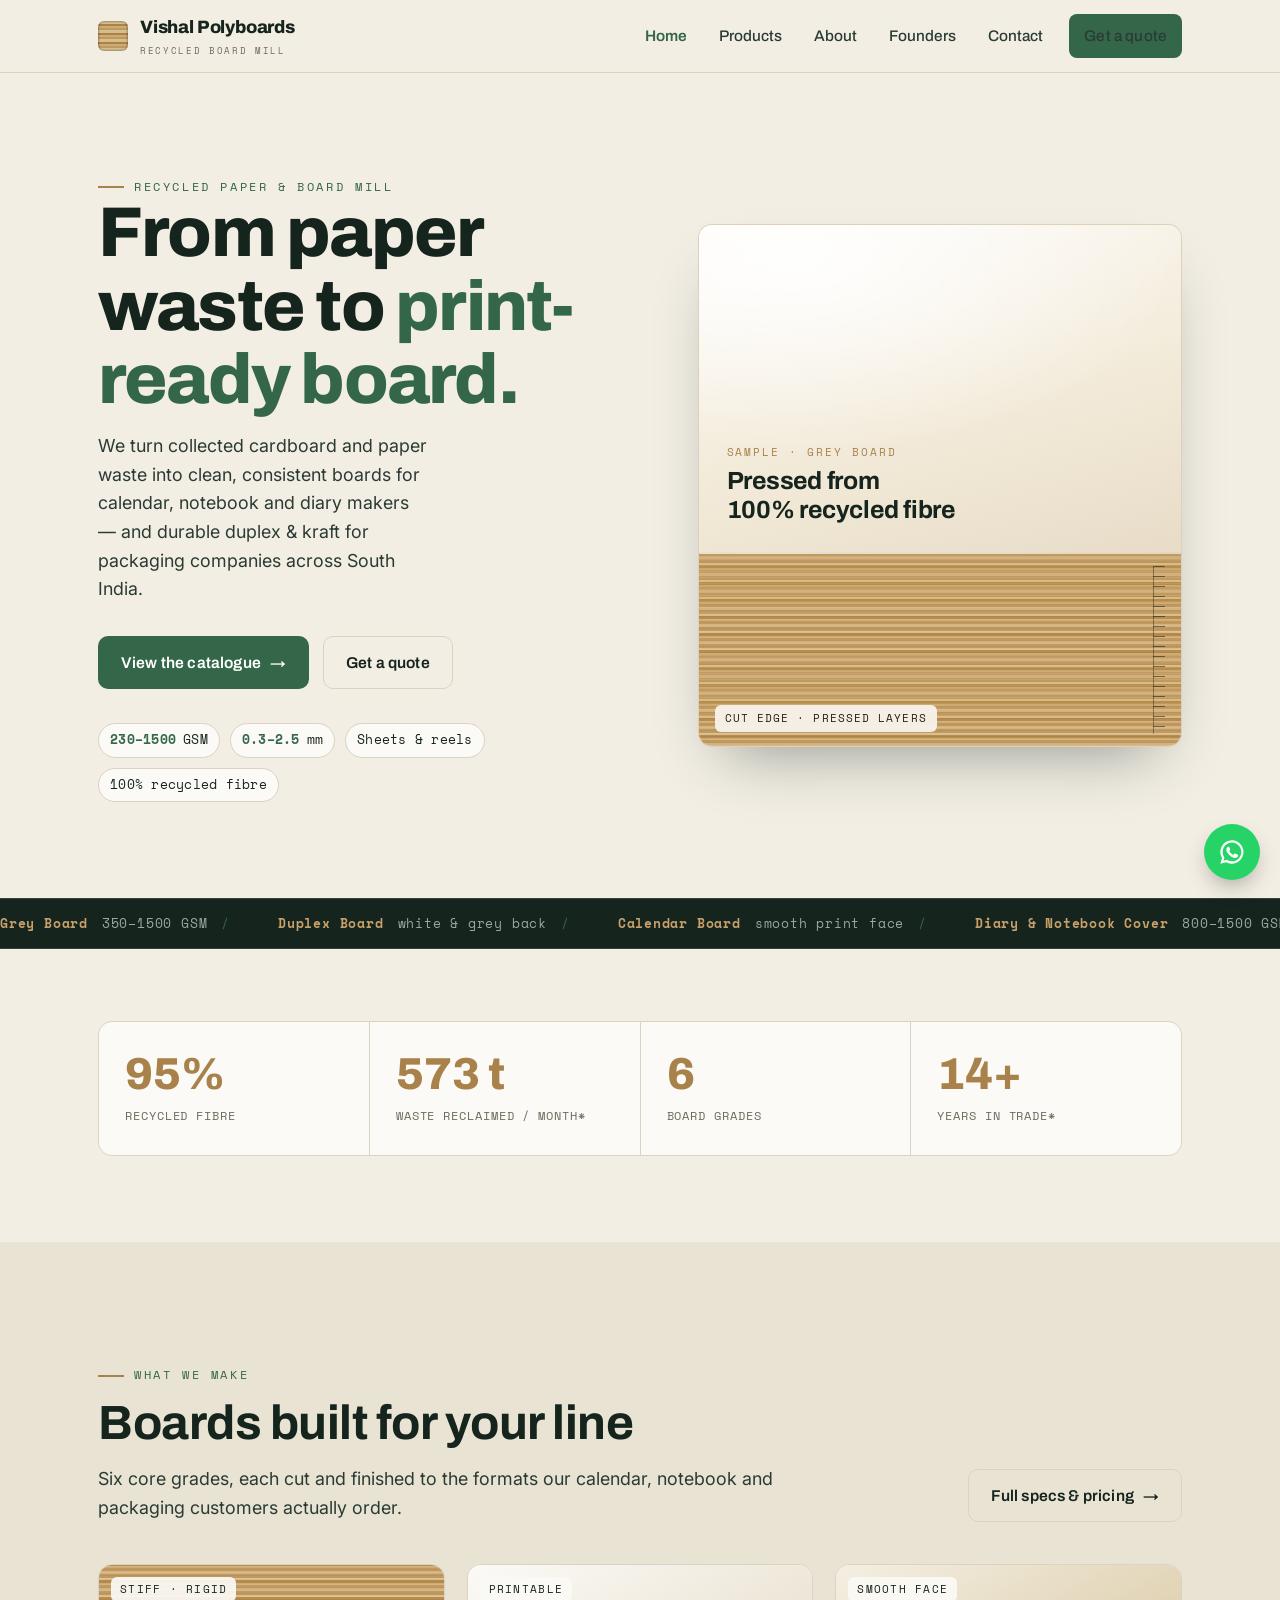
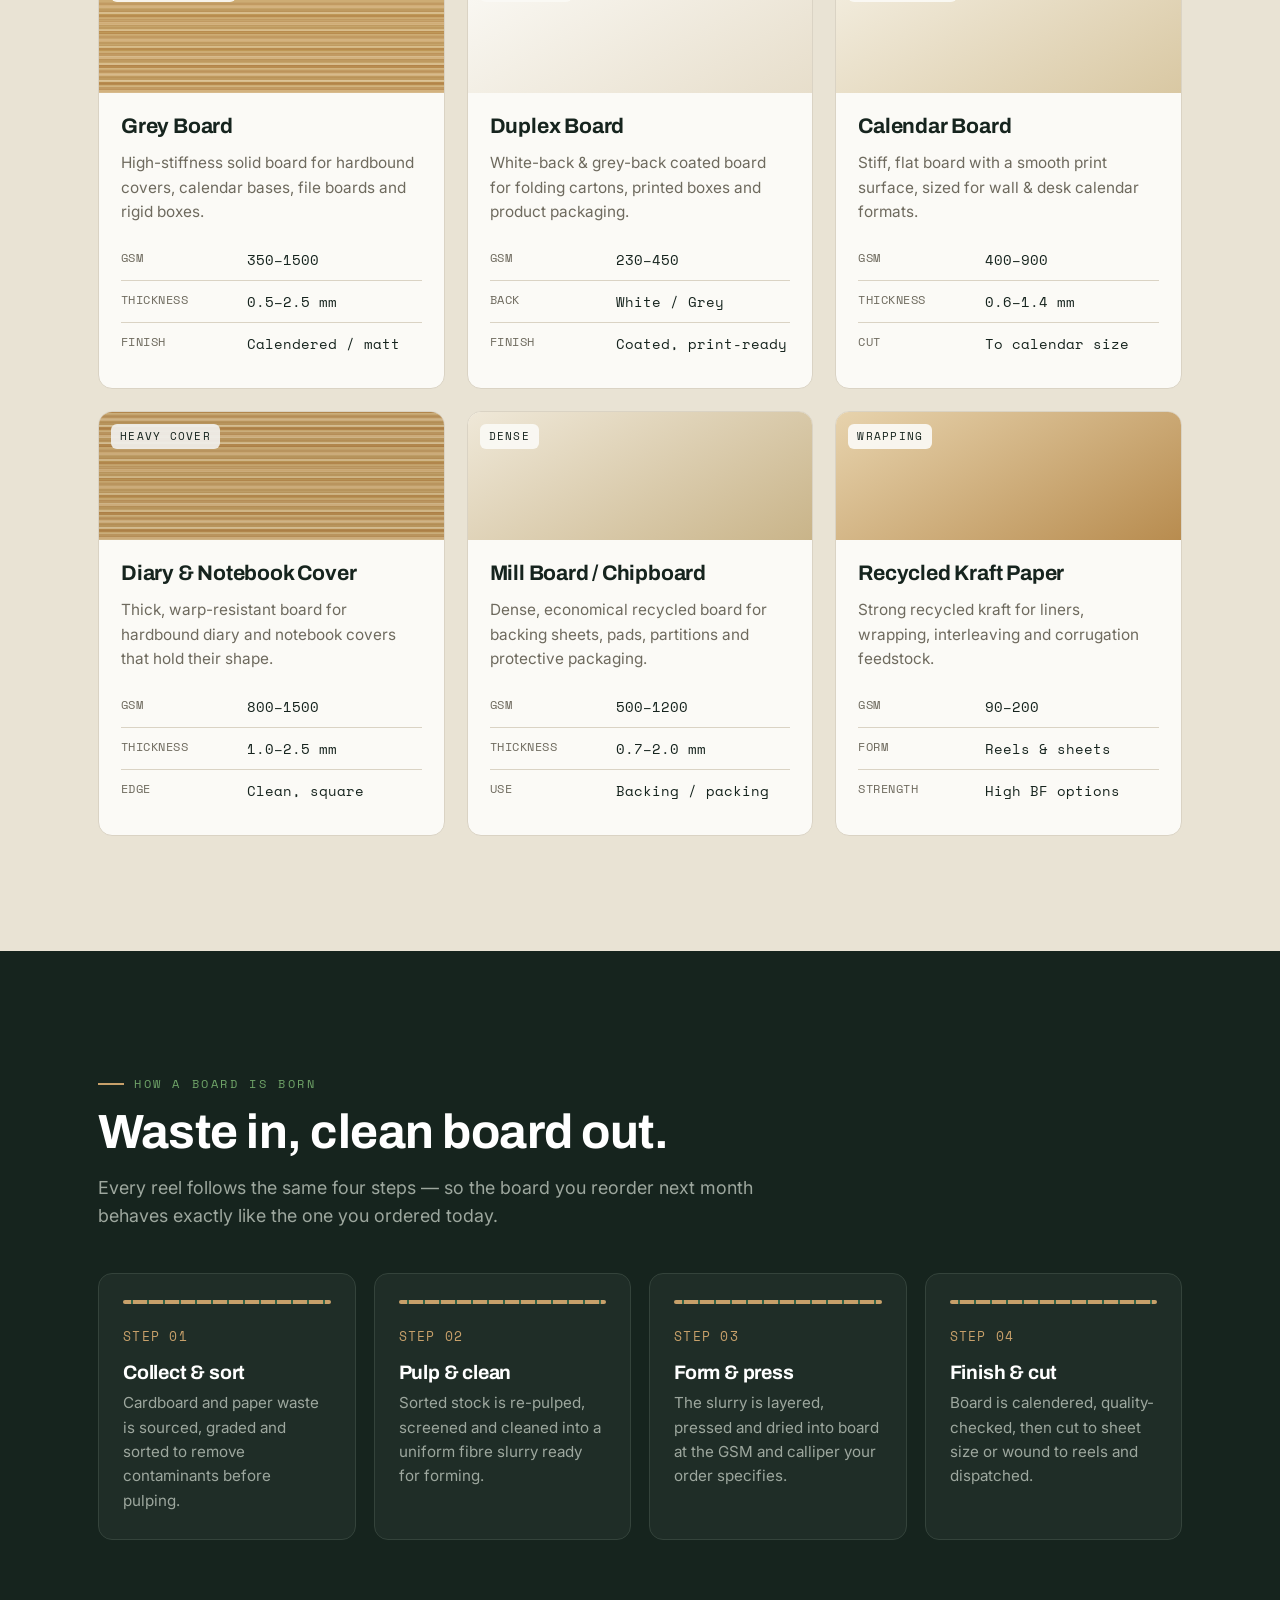
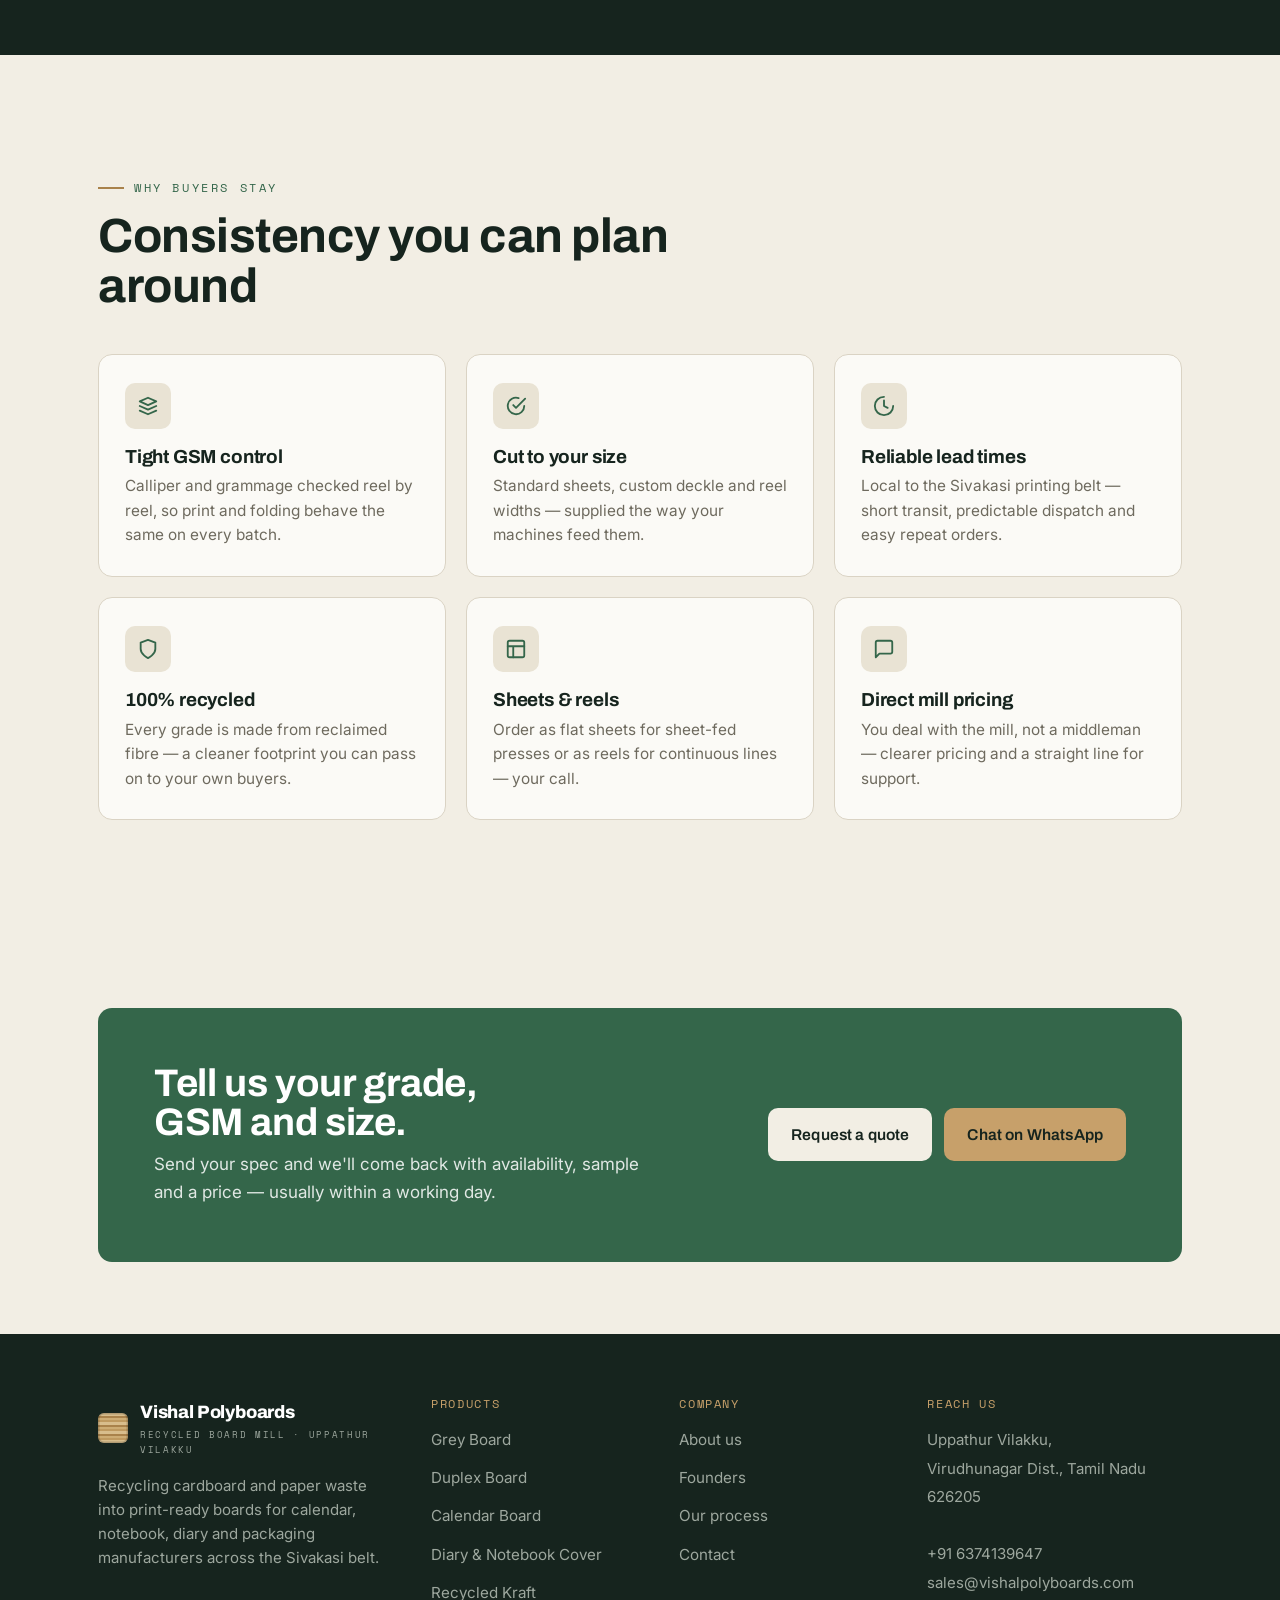
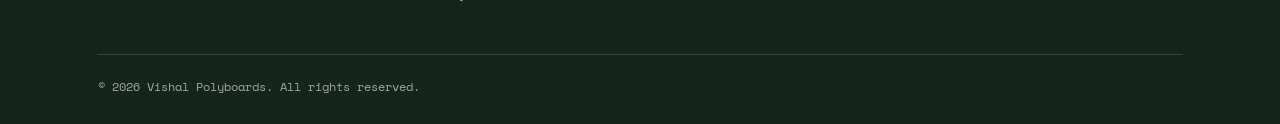
<file: index.html>
<!DOCTYPE html>
<html lang="en">
<head>
  <meta charset="UTF-8" />
  <meta name="viewport" content="width=device-width, initial-scale=1.0" />
  <title>Vishal Polyboards — Recycled Boards for Calendars, Notebooks & Packaging | Sivakasi</title>
  <meta name="description" content="Vishal Polyboards recycles cardboard and paper waste into print-ready boards for calendar, notebook and diary manufacturers and packaging companies. Based near Sivakasi, Tamil Nadu." />
  <link rel="icon" href="favicon.svg" type="image/svg+xml" />

  <!-- Fonts: Archivo (display) · Inter (body) · Space Mono (data) -->
  <link rel="preconnect" href="https://fonts.googleapis.com" />
  <link rel="preconnect" href="https://fonts.gstatic.com" crossorigin />
  <link href="https://fonts.googleapis.com/css2?family=Archivo:wght@500;600;700;800&family=Inter:wght@400;500;600&family=Space+Mono:wght@400;700&display=swap" rel="stylesheet" />

  <link rel="stylesheet" href="css/styles.css" />
</head>
<body>

  <!-- =================================================================
       HEADER  ·  shared across pages — if you edit it, edit it on
       index.html, products.html AND contact.html to keep them in sync.
       ================================================================= -->
  <header class="site-header">
    <div class="container nav">
      <a class="brand" href="index.html" aria-label="Vishal Polyboards home">
        <span class="brandmark" aria-hidden="true"></span>
        <span>Vishal Polyboards
          <small>Recycled Board Mill</small>
        </span>
      </a>

      <nav aria-label="Primary">
        <ul class="nav-links" id="nav-links">
          <li><a href="index.html" class="is-active">Home</a></li>
          <li><a href="products.html">Products</a></li>
          <li><a href="about.html">About</a></li>
          <li><a href="founders.html">Founders</a></li>
          <li><a href="contact.html">Contact</a></li>
          <li class="nav-cta"><a class="btn btn-sm" href="contact.html">Get a quote</a></li>
        </ul>
      </nav>

      <button class="menu-toggle" aria-label="Open menu" aria-expanded="false" aria-controls="nav-links">
        <span></span>
      </button>
    </div>
  </header>

  <!-- =================================================================
       HERO
       ================================================================= -->
  <section class="hero">
    <div class="container hero-grid">
      <div class="reveal">
        <span class="eyebrow">Recycled paper &amp; board mill</span>
        <h1>From paper waste to <span class="hl">print-ready board.</span></h1>
        <p class="lead">We turn collected cardboard and paper waste into clean,
          consistent boards for calendar, notebook and diary makers — and durable
          duplex &amp; kraft for packaging companies across South India.</p>

        <div class="hero-actions">
          <a class="btn" href="products.html">View the catalogue <span class="arr">&rarr;</span></a>
          <a class="btn btn-ghost" href="contact.html">Get a quote</a>
        </div>

        <div class="hero-meta">
          <span class="spec-chip"><b>230&ndash;1500</b> GSM</span>
          <span class="spec-chip"><b>0.3&ndash;2.5</b> mm</span>
          <span class="spec-chip">Sheets &amp; reels</span>
          <span class="spec-chip">100% recycled fibre</span>
        </div>
      </div>

      <!-- The signature: a board sample showing its layered cut edge -->
      <div class="reveal">
        <div class="sample" role="img" aria-label="Cross-section of a recycled paperboard showing its pressed fibre layers">
          <div class="sample-face">
            <span class="kicker">Sample · Grey Board</span>
            <h3>Pressed from<br />100% recycled fibre</h3>
          </div>
          <div class="sample-edge board-edge">
            <span class="sample-edge-label">Cut edge · pressed layers</span>
            <div class="sample-ruler" aria-hidden="true"></div>
          </div>
          <!-- <span class="sample-badge"><b>●</b> Calliper checked every reel</span> -->
        </div>
      </div>
    </div>
  </section>

  <!-- spec marquee -->
  <div class="marquee" aria-hidden="true">
    <div class="marquee-track">
      <span><b>Grey Board</b> 350&ndash;1500 GSM</span>
      <span><b>Duplex Board</b> white &amp; grey back</span>
      <span><b>Calendar Board</b> smooth print face</span>
      <span><b>Diary &amp; Notebook Cover</b> 800&ndash;1500 GSM</span>
      <span><b>Mill Board</b> dense chipboard</span>
      <span><b>Recycled Kraft</b> 90&ndash;200 GSM</span>
      <!-- duplicated once so the loop is seamless -->
      <span><b>Grey Board</b> 350&ndash;1500 GSM</span>
      <span><b>Duplex Board</b> white &amp; grey back</span>
      <span><b>Calendar Board</b> smooth print face</span>
      <span><b>Diary &amp; Notebook Cover</b> 800&ndash;1500 GSM</span>
      <span><b>Mill Board</b> dense chipboard</span>
      <span><b>Recycled Kraft</b> 90&ndash;200 GSM</span>
    </div>
  </div>

  <!-- =================================================================
       STATS
       ================================================================= -->
  <section class="section section--tight">
    <div class="container">
      <div class="stats reveal">
        <div class="stat">
          <div class="num"><span data-count="100">0</span><span>%</span></div>
          <div class="lbl">Recycled fibre</div>
        </div>
        <div class="stat">
          <div class="num"><span data-count="600">0</span><span> t</span></div>
          <div class="lbl">Waste reclaimed / month*</div>
        </div>
        <div class="stat">
          <div class="num"><span data-count="6">0</span></div>
          <div class="lbl">Board grades</div>
        </div>
        <div class="stat">
          <div class="num"><span data-count="15">0</span><span>+</span></div>
          <div class="lbl">Years in trade*</div>
        </div>
      </div>
      <p class="muted" style="font-size:.82rem;margin-top:14px;font-family:var(--font-mono)"></p>
    </div>
  </section>

  <!-- =================================================================
       PRODUCT OVERVIEW
       ================================================================= -->
  <section class="section section--pulp-deep" id="products">
    <div class="container">
      <div class="grid-head reveal">
        <div class="section-head">
          <span class="eyebrow">What we make</span>
          <h2 class="section-title">Boards built for your line</h2>
          <p class="lead">Six core grades, each cut and finished to the formats our
            calendar, notebook and packaging customers actually order.</p>
        </div>
        <a class="btn btn-ghost" href="products.html">Full specs &amp; pricing <span class="arr">&rarr;</span></a>
      </div>

      <div class="products">
        <!-- card 1 -->
        <article class="product-card reveal">
          <div class="thumb board-edge"><span class="tag">Stiff · rigid</span></div>
          <div class="body">
            <h3>Grey Board</h3>
            <p>High-stiffness solid board for hardbound covers, calendar bases, file boards and rigid boxes.</p>
            <table class="spec-table">
              <tr><th>GSM</th><td>350&ndash;1500</td></tr>
              <tr><th>Thickness</th><td>0.5&ndash;2.5 mm</td></tr>
              <tr><th>Finish</th><td>Calendered / matt</td></tr>
            </table>
          </div>
        </article>

        <!-- card 2 -->
        <article class="product-card reveal">
          <div class="thumb" style="background:linear-gradient(150deg,#fbfaf6,#e7decb)"><span class="tag">Printable</span></div>
          <div class="body">
            <h3>Duplex Board</h3>
            <p>White-back &amp; grey-back coated board for folding cartons, printed boxes and product packaging.</p>
            <table class="spec-table">
              <tr><th>GSM</th><td>230&ndash;450</td></tr>
              <tr><th>Back</th><td>White / Grey</td></tr>
              <tr><th>Finish</th><td>Coated, print-ready</td></tr>
            </table>
          </div>
        </article>

        <!-- card 3 -->
        <article class="product-card reveal">
          <div class="thumb" style="background:linear-gradient(150deg,#f4efe2,#d9c8a3)"><span class="tag">Smooth face</span></div>
          <div class="body">
            <h3>Calendar Board</h3>
            <p>Stiff, flat board with a smooth print surface, sized for wall &amp; desk calendar formats.</p>
            <table class="spec-table">
              <tr><th>GSM</th><td>400&ndash;900</td></tr>
              <tr><th>Thickness</th><td>0.6&ndash;1.4 mm</td></tr>
              <tr><th>Cut</th><td>To calendar size</td></tr>
            </table>
          </div>
        </article>

        <!-- card 4 -->
        <article class="product-card reveal">
          <div class="thumb board-edge" style="filter:brightness(.96)"><span class="tag">Heavy cover</span></div>
          <div class="body">
            <h3>Diary &amp; Notebook Cover</h3>
            <p>Thick, warp-resistant board for hardbound diary and notebook covers that hold their shape.</p>
            <table class="spec-table">
              <tr><th>GSM</th><td>800&ndash;1500</td></tr>
              <tr><th>Thickness</th><td>1.0&ndash;2.5 mm</td></tr>
              <tr><th>Edge</th><td>Clean, square</td></tr>
            </table>
          </div>
        </article>

        <!-- card 5 -->
        <article class="product-card reveal">
          <div class="thumb" style="background:linear-gradient(150deg,#efe8d8,#c9b489)"><span class="tag">Dense</span></div>
          <div class="body">
            <h3>Mill Board / Chipboard</h3>
            <p>Dense, economical recycled board for backing sheets, pads, partitions and protective packaging.</p>
            <table class="spec-table">
              <tr><th>GSM</th><td>500&ndash;1200</td></tr>
              <tr><th>Thickness</th><td>0.7&ndash;2.0 mm</td></tr>
              <tr><th>Use</th><td>Backing / packing</td></tr>
            </table>
          </div>
        </article>

        <!-- card 6 -->
        <article class="product-card reveal">
          <div class="thumb" style="background:linear-gradient(150deg,#e7d3ad,#b88c4f)"><span class="tag">Wrapping</span></div>
          <div class="body">
            <h3>Recycled Kraft Paper</h3>
            <p>Strong recycled kraft for liners, wrapping, interleaving and corrugation feedstock.</p>
            <table class="spec-table">
              <tr><th>GSM</th><td>90&ndash;200</td></tr>
              <tr><th>Form</th><td>Reels &amp; sheets</td></tr>
              <tr><th>Strength</th><td>High BF options</td></tr>
            </table>
          </div>
        </article>
      </div>
    </div>
  </section>

  <!-- =================================================================
       PROCESS  (a real 4-step sequence → numbering earns its place)
       ================================================================= -->
  <section class="section section--ink" id="process">
    <div class="container">
      <div class="section-head reveal">
        <span class="eyebrow">How a board is born</span>
        <h2 class="section-title">Waste in, clean board out.</h2>
        <p class="lead">Every reel follows the same four steps — so the board you
          reorder next month behaves exactly like the one you ordered today.</p>
      </div>

      <div class="steps" style="margin-top:42px">
        <div class="step reveal">
          <div class="bar"></div>
          <span class="no">STEP 01</span>
          <h3>Collect &amp; sort</h3>
          <p>Cardboard and paper waste is sourced, graded and sorted to remove contaminants before pulping.</p>
        </div>
        <div class="step reveal">
          <div class="bar"></div>
          <span class="no">STEP 02</span>
          <h3>Pulp &amp; clean</h3>
          <p>Sorted stock is re-pulped, screened and cleaned into a uniform fibre slurry ready for forming.</p>
        </div>
        <div class="step reveal">
          <div class="bar"></div>
          <span class="no">STEP 03</span>
          <h3>Form &amp; press</h3>
          <p>The slurry is layered, pressed and dried into board at the GSM and calliper your order specifies.</p>
        </div>
        <div class="step reveal">
          <div class="bar"></div>
          <span class="no">STEP 04</span>
          <h3>Finish &amp; cut</h3>
          <p>Board is calendered, quality-checked, then cut to sheet size or wound to reels and dispatched.</p>
        </div>
      </div>
    </div>
  </section>

  <!-- =================================================================
       WHY US
       ================================================================= -->
  <section class="section" id="why">
    <div class="container">
      <div class="section-head reveal" style="margin-bottom:42px">
        <span class="eyebrow">Why buyers stay</span>
        <h2 class="section-title">Consistency you can plan around</h2>
      </div>

      <div class="features">
        <div class="feature reveal">
          <div class="ico" aria-hidden="true">
            <svg width="22" height="22" viewBox="0 0 24 24" fill="none" stroke="currentColor" stroke-width="2" stroke-linecap="round" stroke-linejoin="round"><path d="M3 7l9-4 9 4-9 4-9-4z"/><path d="M3 12l9 4 9-4"/><path d="M3 17l9 4 9-4"/></svg>
          </div>
          <h3>Tight GSM control</h3>
          <p>Calliper and grammage checked reel by reel, so print and folding behave the same on every batch.</p>
        </div>
        <div class="feature reveal">
          <div class="ico" aria-hidden="true">
            <svg width="22" height="22" viewBox="0 0 24 24" fill="none" stroke="currentColor" stroke-width="2" stroke-linecap="round" stroke-linejoin="round"><path d="M21 12a9 9 0 1 1-6.2-8.6"/><path d="M22 4 12 14l-3-3"/></svg>
          </div>
          <h3>Cut to your size</h3>
          <p>Standard sheets, custom deckle and reel widths — supplied the way your machines feed them.</p>
        </div>
        <div class="feature reveal">
          <div class="ico" aria-hidden="true">
            <svg width="22" height="22" viewBox="0 0 24 24" fill="none" stroke="currentColor" stroke-width="2" stroke-linecap="round" stroke-linejoin="round"><path d="M12 2a10 10 0 1 0 10 10"/><path d="M12 6v6l4 2"/></svg>
          </div>
          <h3>Reliable lead times</h3>
          <p>Local to the Sivakasi printing belt — short transit, predictable dispatch and easy repeat orders.</p>
        </div>
        <div class="feature reveal">
          <div class="ico" aria-hidden="true">
            <svg width="22" height="22" viewBox="0 0 24 24" fill="none" stroke="currentColor" stroke-width="2" stroke-linecap="round" stroke-linejoin="round"><path d="M12 22s8-4 8-10V5l-8-3-8 3v7c0 6 8 10 8 10z"/></svg>
          </div>
          <h3>100% recycled</h3>
          <p>Every grade is made from reclaimed fibre — a cleaner footprint you can pass on to your own buyers.</p>
        </div>
        <div class="feature reveal">
          <div class="ico" aria-hidden="true">
            <svg width="22" height="22" viewBox="0 0 24 24" fill="none" stroke="currentColor" stroke-width="2" stroke-linecap="round" stroke-linejoin="round"><rect x="3" y="3" width="18" height="18" rx="2"/><path d="M3 9h18M9 21V9"/></svg>
          </div>
          <h3>Sheets &amp; reels</h3>
          <p>Order as flat sheets for sheet-fed presses or as reels for continuous lines — your call.</p>
        </div>
        <div class="feature reveal">
          <div class="ico" aria-hidden="true">
            <svg width="22" height="22" viewBox="0 0 24 24" fill="none" stroke="currentColor" stroke-width="2" stroke-linecap="round" stroke-linejoin="round"><path d="M21 15a2 2 0 0 1-2 2H7l-4 4V5a2 2 0 0 1 2-2h14a2 2 0 0 1 2 2z"/></svg>
          </div>
          <h3>Direct mill pricing</h3>
          <p>You deal with the mill, not a middleman — clearer pricing and a straight line for support.</p>
        </div>
      </div>
    </div>
  </section>

  <!-- =================================================================
       CTA BAND
       ================================================================= -->
  <section class="section section--tight">
    <div class="container">
      <div class="cta-band reveal">
        <div>
          <h2>Tell us your grade, GSM and size.</h2>
          <p>Send your spec and we'll come back with availability, sample and a price — usually within a working day.</p>
        </div>
        <div style="display:flex;gap:12px;flex-wrap:wrap">
          <a class="btn btn-light" href="contact.html">Request a quote</a>
          <a class="btn btn-kraft" data-wa="Hello Vishal Polyboards, I'd like a quote for board.">Chat on WhatsApp</a>
        </div>
      </div>
    </div>
  </section>

  <!-- =================================================================
       FOOTER  ·  shared across pages
       ================================================================= -->
  <footer class="site-footer">
    <div class="container">
      <div class="footer-grid">
        <div>
          <a class="brand" href="index.html">
            <span class="brandmark" aria-hidden="true"></span>
            <span>Vishal Polyboards<small>Recycled Board Mill · Uppathur Vilakku</small></span>
          </a>
          <p class="footer-about">Recycling cardboard and paper waste into print-ready boards
            for calendar, notebook, diary and packaging manufacturers across the Sivakasi belt.</p>
        </div>
        <div>
          <h4>Products</h4>
          <ul class="footer-links">
            <li><a href="products.html">Grey Board</a></li>
            <li><a href="products.html">Duplex Board</a></li>
            <li><a href="products.html">Calendar Board</a></li>
            <li><a href="products.html">Diary &amp; Notebook Cover</a></li>
            <li><a href="products.html">Recycled Kraft</a></li>
          </ul>
        </div>
        <div>
          <h4>Company</h4>
          <ul class="footer-links">
            <li><a href="about.html">About us</a></li>
            <li><a href="founders.html">Founders</a></li>
            <li><a href="index.html#process">Our process</a></li>
            <li><a href="contact.html">Contact</a></li>
          </ul>
        </div>
        <div>
          <h4>Reach us</h4>
          <address class="footer-contact" style="font-style:normal">
            Uppathur Vilakku,<br />
            Virudhunagar Dist., Tamil Nadu 626205<br /><br />
            <a href="tel:+916374139647">+91 6374139647</a><br />
            <a href="mailto:sales@vishalpolyboards.com">sales@vishalpolyboards.com</a>
          </address>
        </div>
      </div>
      <div class="footer-bottom">
        <span>© <span id="year">2026</span> Vishal Polyboards. All rights reserved.</span>
      </div>
    </div>
  </footer>

  <!-- floating WhatsApp -->
  <a class="wa-float" data-wa="Hello Vishal Polyboards, I'd like to enquire about your recycled boards." aria-label="Chat on WhatsApp" target="_blank" rel="noopener">
    <svg width="28" height="28" viewBox="0 0 24 24" fill="#fff" aria-hidden="true"><path d="M12 2a10 10 0 0 0-8.5 15.2L2 22l4.9-1.3A10 10 0 1 0 12 2zm0 18a8 8 0 0 1-4.1-1.1l-.3-.2-2.9.8.8-2.8-.2-.3A8 8 0 1 1 12 20zm4.4-6c-.2-.1-1.4-.7-1.6-.8-.2-.1-.4-.1-.5.1-.2.2-.6.8-.8.9-.1.2-.3.2-.5.1a6.6 6.6 0 0 1-1.9-1.2 7.3 7.3 0 0 1-1.4-1.7c-.1-.2 0-.4.1-.5l.4-.4.2-.4v-.4c0-.1-.5-1.3-.7-1.7-.2-.4-.4-.4-.5-.4h-.5a.9.9 0 0 0-.7.3c-.2.3-.9.9-.9 2.1s.9 2.4 1 2.6c.1.2 1.8 2.7 4.3 3.8.6.3 1.1.4 1.5.5.6.2 1.2.2 1.6.1.5-.1 1.4-.6 1.6-1.1.2-.6.2-1 .1-1.1z"/></svg>
  </a>

  <script src="js/main.js"></script>
</body>
</html>
</file>
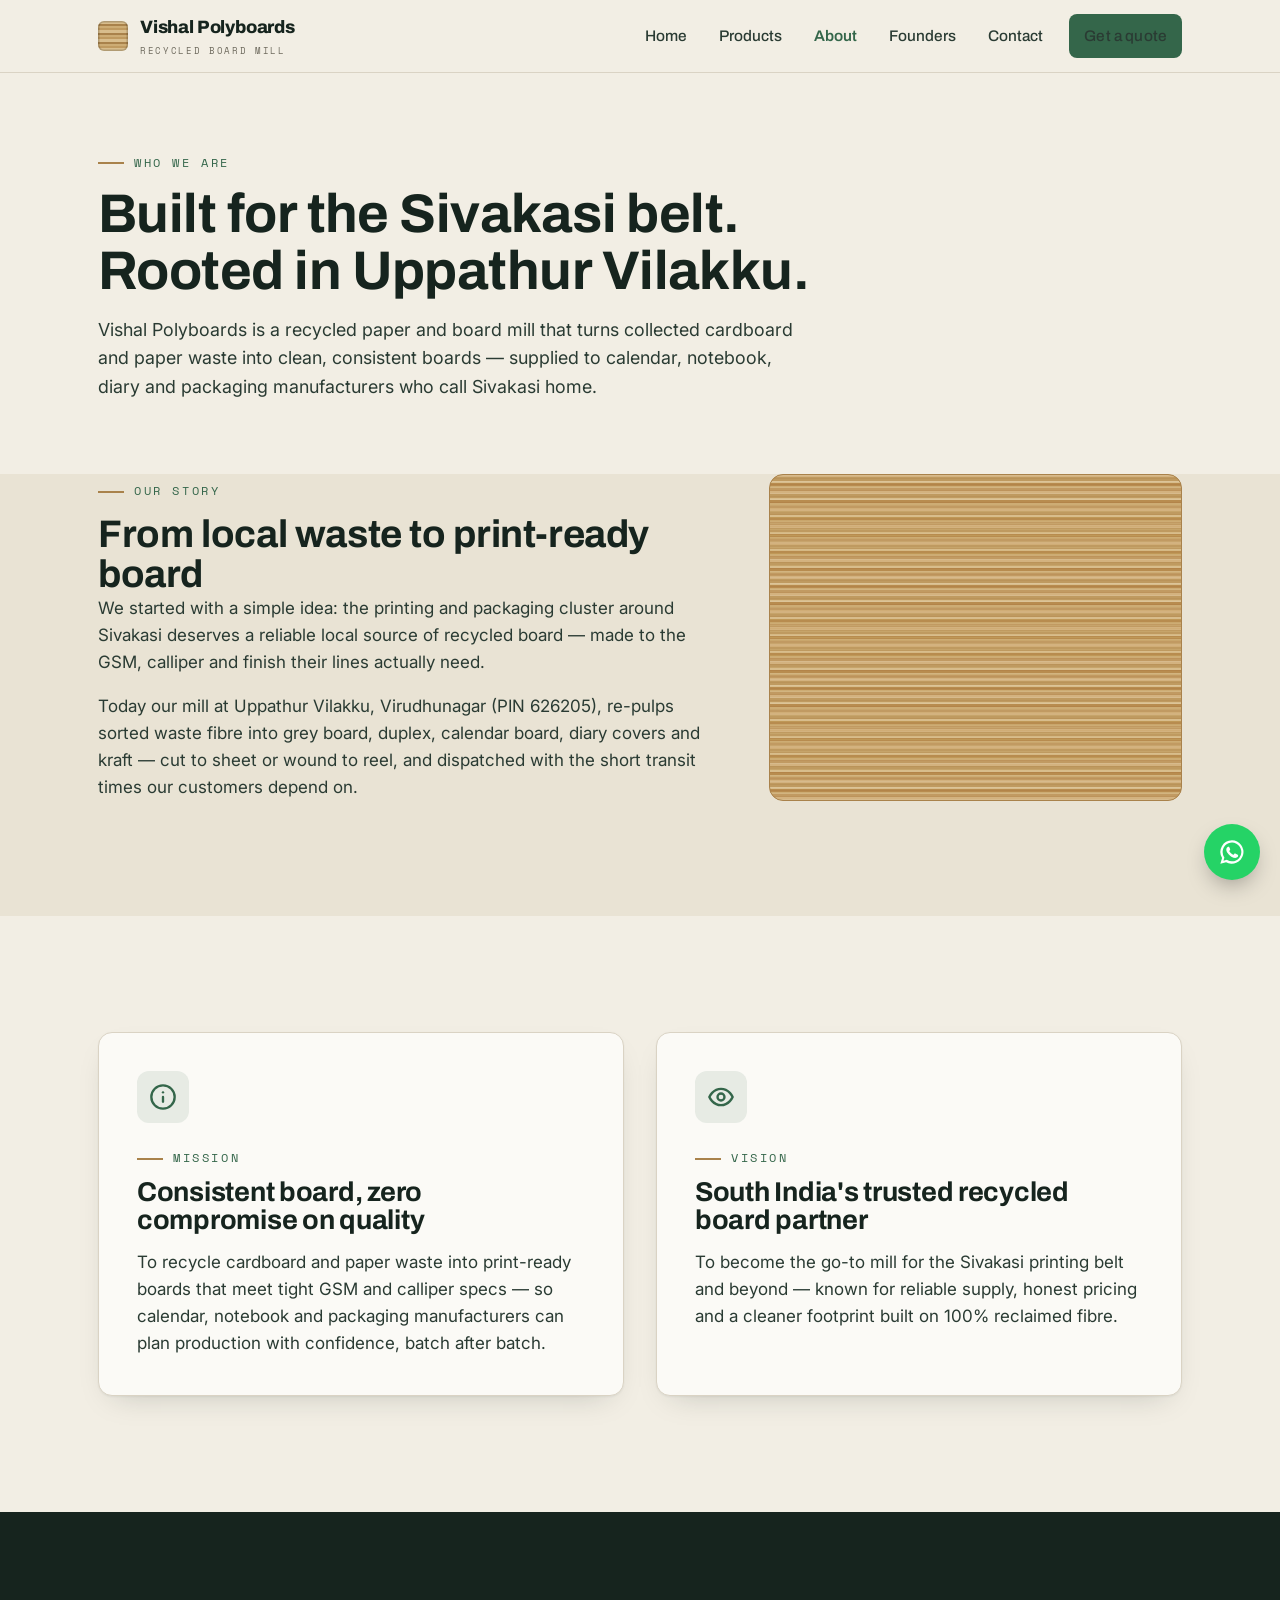
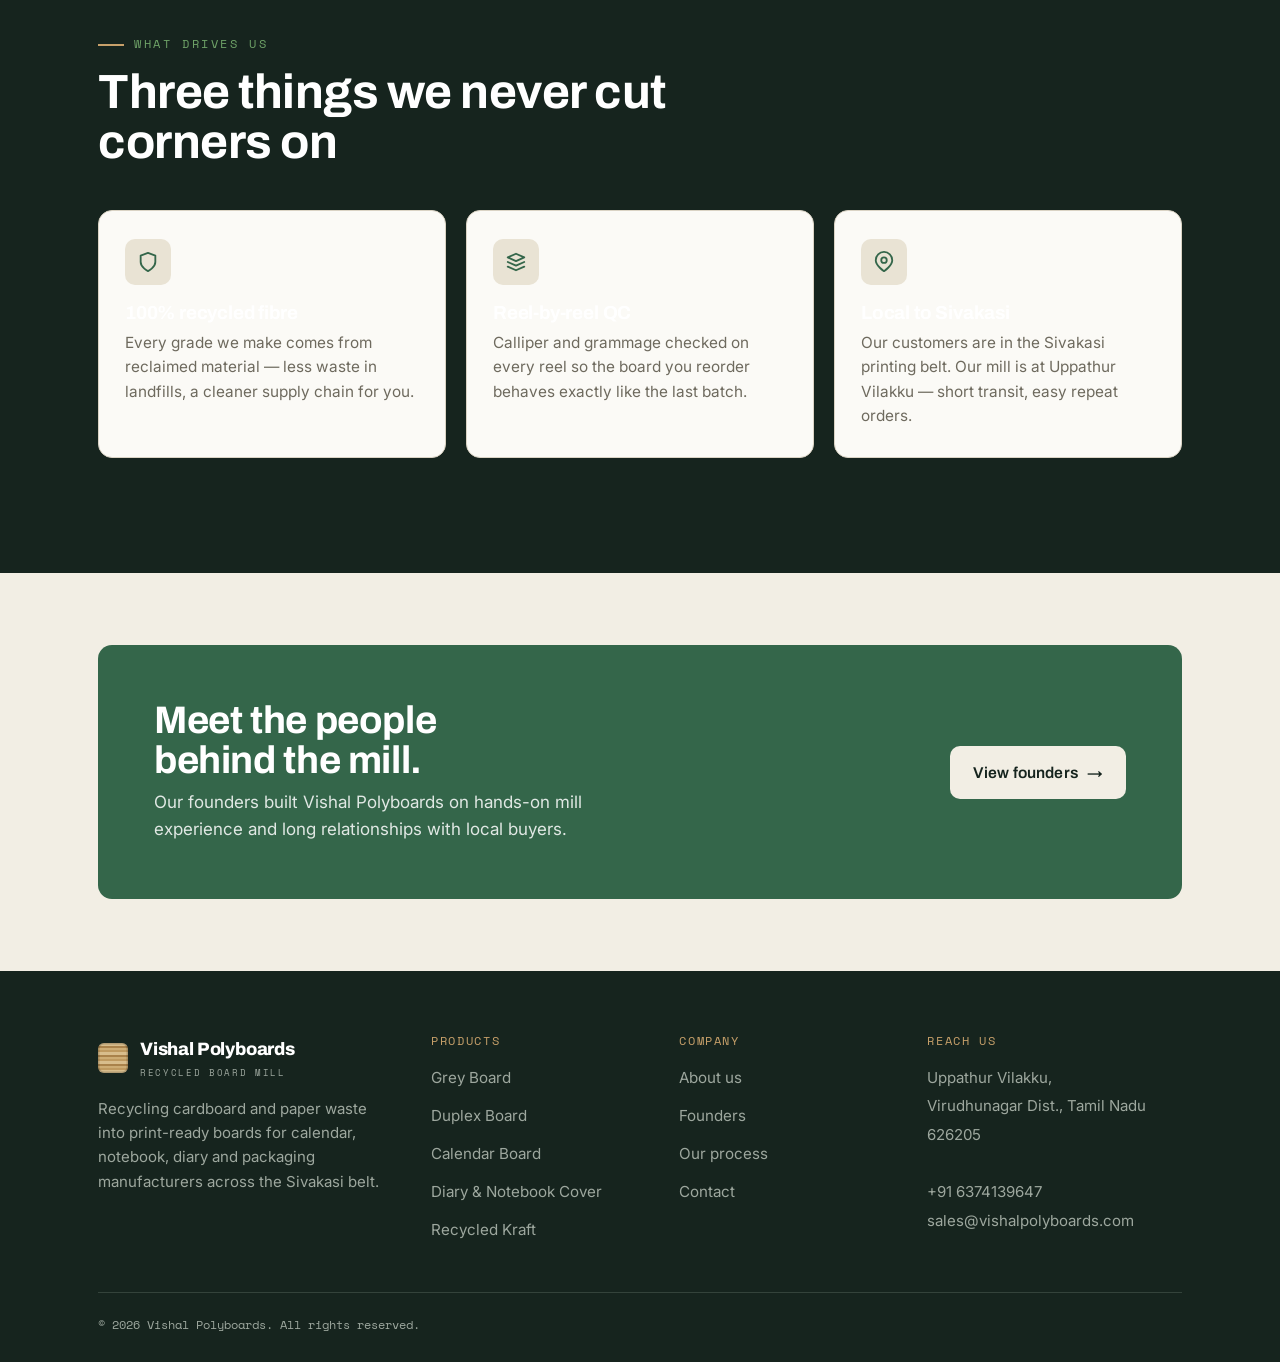
<file: about.html>
<!DOCTYPE html>
<html lang="en">
<head>
  <meta charset="UTF-8" />
  <meta name="viewport" content="width=device-width, initial-scale=1.0" />
  <title>About Us — Vishal Polyboards | Recycled Board Mill, Uppathur Vilakku</title>
  <meta name="description" content="Learn about Vishal Polyboards — our mission, vision and story. A recycled board mill at Uppathur Vilakku serving calendar, notebook and packaging manufacturers across Sivakasi." />
  <link rel="icon" href="favicon.svg" type="image/svg+xml" />
  <link rel="preconnect" href="https://fonts.googleapis.com" />
  <link rel="preconnect" href="https://fonts.gstatic.com" crossorigin />
  <link href="https://fonts.googleapis.com/css2?family=Archivo:wght@500;600;700;800&family=Inter:wght@400;500;600&family=Space+Mono:wght@400;700&display=swap" rel="stylesheet" />
  <link rel="stylesheet" href="css/styles.css" />
</head>
<body>

  <header class="site-header">
    <div class="container nav">
      <a class="brand" href="index.html" aria-label="Vishal Polyboards home">
        <span class="brandmark" aria-hidden="true"></span>
        <span>Vishal Polyboards<small>Recycled Board Mill</small></span>
      </a>
      <nav aria-label="Primary">
        <ul class="nav-links" id="nav-links">
          <li><a href="index.html">Home</a></li>
          <li><a href="products.html">Products</a></li>
          <li><a href="about.html" class="is-active">About</a></li>
          <li><a href="founders.html">Founders</a></li>
          <li><a href="contact.html">Contact</a></li>
          <li class="nav-cta"><a class="btn btn-sm" href="contact.html">Get a quote</a></li>
        </ul>
      </nav>
      <button class="menu-toggle" aria-label="Open menu" aria-expanded="false" aria-controls="nav-links"><span></span></button>
    </div>
  </header>

  <section class="section section--tight">
    <div class="container">
      <div class="section-head reveal">
        <span class="eyebrow">Who we are</span>
        <h1 class="section-title" style="font-size:clamp(2.2rem,5vw,3.4rem)">Built for the Sivakasi belt.<br />Rooted in Uppathur Vilakku.</h1>
        <p class="lead">Vishal Polyboards is a recycled paper and board mill that turns collected
          cardboard and paper waste into clean, consistent boards — supplied to calendar, notebook,
          diary and packaging manufacturers who call Sivakasi home.</p>
      </div>
    </div>
  </section>

  <section class="section section--pulp-deep" style="padding-top:0">
    <div class="container">
      <div class="about-story reveal">
        <div class="about-story-text">
          <span class="eyebrow">Our story</span>
          <h2 class="section-title" style="font-size:clamp(1.8rem,4vw,2.4rem)">From local waste to print-ready board</h2>
          <p>We started with a simple idea: the printing and packaging cluster around Sivakasi
            deserves a reliable local source of recycled board — made to the GSM, calliper and
            finish their lines actually need.</p>
          <p>Today our mill at Uppathur Vilakku, Virudhunagar (PIN 626205), re-pulps sorted waste
            fibre into grey board, duplex, calendar board, diary covers and kraft — cut to sheet or
            wound to reel, and dispatched with the short transit times our customers depend on.</p>
        </div>
        <div class="about-story-visual board-edge" role="img" aria-label="Decorative board-edge texture"></div>
      </div>
    </div>
  </section>

  <section class="section">
    <div class="container">
      <div class="vm-grid">
        <article class="vm-card reveal">
          <span class="vm-icon" aria-hidden="true">
            <svg width="28" height="28" viewBox="0 0 24 24" fill="none" stroke="currentColor" stroke-width="2" stroke-linecap="round" stroke-linejoin="round"><circle cx="12" cy="12" r="10"/><path d="M12 16v-4"/><path d="M12 8h.01"/></svg>
          </span>
          <span class="eyebrow">Mission</span>
          <h2>Consistent board, zero compromise on quality</h2>
          <p>To recycle cardboard and paper waste into print-ready boards that meet tight GSM and
            calliper specs — so calendar, notebook and packaging manufacturers can plan production
            with confidence, batch after batch.</p>
        </article>

        <article class="vm-card reveal">
          <span class="vm-icon" aria-hidden="true">
            <svg width="28" height="28" viewBox="0 0 24 24" fill="none" stroke="currentColor" stroke-width="2" stroke-linecap="round" stroke-linejoin="round"><path d="M2 12s3-7 10-7 10 7 10 7-3 7-10 7-10-7-10-7z"/><circle cx="12" cy="12" r="3"/></svg>
          </span>
          <span class="eyebrow">Vision</span>
          <h2>South India's trusted recycled board partner</h2>
          <p>To become the go-to mill for the Sivakasi printing belt and beyond — known for
            reliable supply, honest pricing and a cleaner footprint built on 100% reclaimed fibre.</p>
        </article>
      </div>
    </div>
  </section>

  <section class="section section--ink">
    <div class="container">
      <div class="section-head reveal" style="margin-bottom:42px">
        <span class="eyebrow">What drives us</span>
        <h2 class="section-title">Three things we never cut corners on</h2>
      </div>
      <div class="features">
        <div class="feature reveal">
          <div class="ico" aria-hidden="true">
            <svg width="22" height="22" viewBox="0 0 24 24" fill="none" stroke="currentColor" stroke-width="2" stroke-linecap="round" stroke-linejoin="round"><path d="M12 22s8-4 8-10V5l-8-3-8 3v7c0 6 8 10 8 10z"/></svg>
          </div>
          <h3>100% recycled fibre</h3>
          <p>Every grade we make comes from reclaimed material — less waste in landfills, a cleaner supply chain for you.</p>
        </div>
        <div class="feature reveal">
          <div class="ico" aria-hidden="true">
            <svg width="22" height="22" viewBox="0 0 24 24" fill="none" stroke="currentColor" stroke-width="2" stroke-linecap="round" stroke-linejoin="round"><path d="M3 7l9-4 9 4-9 4-9-4z"/><path d="M3 12l9 4 9-4"/><path d="M3 17l9 4 9-4"/></svg>
          </div>
          <h3>Reel-by-reel QC</h3>
          <p>Calliper and grammage checked on every reel so the board you reorder behaves exactly like the last batch.</p>
        </div>
        <div class="feature reveal">
          <div class="ico" aria-hidden="true">
            <svg width="22" height="22" viewBox="0 0 24 24" fill="none" stroke="currentColor" stroke-width="2" stroke-linecap="round" stroke-linejoin="round"><path d="M21 10c0 6-9 12-9 12s-9-6-9-12a9 9 0 0 1 18 0z"/><circle cx="12" cy="10" r="3"/></svg>
          </div>
          <h3>Local to Sivakasi</h3>
          <p>Our customers are in the Sivakasi printing belt. Our mill is at Uppathur Vilakku — short transit, easy repeat orders.</p>
        </div>
      </div>
    </div>
  </section>

  <section class="section section--tight">
    <div class="container">
      <div class="cta-band reveal">
        <div>
          <h2>Meet the people behind the mill.</h2>
          <p>Our founders built Vishal Polyboards on hands-on mill experience and long relationships with local buyers.</p>
        </div>
        <a class="btn btn-light" href="founders.html">View founders <span class="arr">&rarr;</span></a>
      </div>
    </div>
  </section>

  <footer class="site-footer">
    <div class="container">
      <div class="footer-grid">
        <div>
          <a class="brand" href="index.html">
            <span class="brandmark" aria-hidden="true"></span>
            <span>Vishal Polyboards<small>Recycled Board Mill </small></span>
          </a>
          <p class="footer-about">Recycling cardboard and paper waste into print-ready boards
            for calendar, notebook, diary and packaging manufacturers across the Sivakasi belt.</p>
        </div>
        <div>
          <h4>Products</h4>
          <ul class="footer-links">
            <li><a href="products.html">Grey Board</a></li>
            <li><a href="products.html">Duplex Board</a></li>
            <li><a href="products.html">Calendar Board</a></li>
            <li><a href="products.html">Diary &amp; Notebook Cover</a></li>
            <li><a href="products.html">Recycled Kraft</a></li>
          </ul>
        </div>
        <div>
          <h4>Company</h4>
          <ul class="footer-links">
            <li><a href="about.html">About us</a></li>
            <li><a href="founders.html">Founders</a></li>
            <li><a href="index.html#process">Our process</a></li>
            <li><a href="contact.html">Contact</a></li>
          </ul>
        </div>
        <div>
          <h4>Reach us</h4>
          <address class="footer-contact" style="font-style:normal">
            Uppathur Vilakku,<br />
            Virudhunagar Dist., Tamil Nadu 626205<br /><br />
            <a href="tel:+916374139647">+91 6374139647</a><br />
            <a href="mailto:sales@vishalpolyboards.com">sales@vishalpolyboards.com</a>
          </address>
        </div>
      </div>
      <div class="footer-bottom">
        <span>© <span id="year">2026</span> Vishal Polyboards. All rights reserved.</span>
      </div>
    </div>
  </footer>

  <a class="wa-float" data-wa="Hello Vishal Polyboards, I'd like to enquire about your recycled boards." aria-label="Chat on WhatsApp" target="_blank" rel="noopener">
    <svg width="28" height="28" viewBox="0 0 24 24" fill="#fff" aria-hidden="true"><path d="M12 2a10 10 0 0 0-8.5 15.2L2 22l4.9-1.3A10 10 0 1 0 12 2zm0 18a8 8 0 0 1-4.1-1.1l-.3-.2-2.9.8.8-2.8-.2-.3A8 8 0 1 1 12 20zm4.4-6c-.2-.1-1.4-.7-1.6-.8-.2-.1-.4-.1-.5.1-.2.2-.6.8-.8.9-.1.2-.3.2-.5.1a6.6 6.6 0 0 1-1.9-1.2 7.3 7.3 0 0 1-1.4-1.7c-.1-.2 0-.4.1-.5l.4-.4.2-.4v-.4c0-.1-.5-1.3-.7-1.7-.2-.4-.4-.4-.5-.4h-.5a.9.9 0 0 0-.7.3c-.2.3-.9.9-.9 2.1s.9 2.4 1 2.6c.1.2 1.8 2.7 4.3 3.8.6.3 1.1.4 1.5.5.6.2 1.2.2 1.6.1.5-.1 1.4-.6 1.6-1.1.2-.6.2-1 .1-1.1z"/></svg>
  </a>

  <script src="js/main.js"></script>
</body>
</html>
</file>
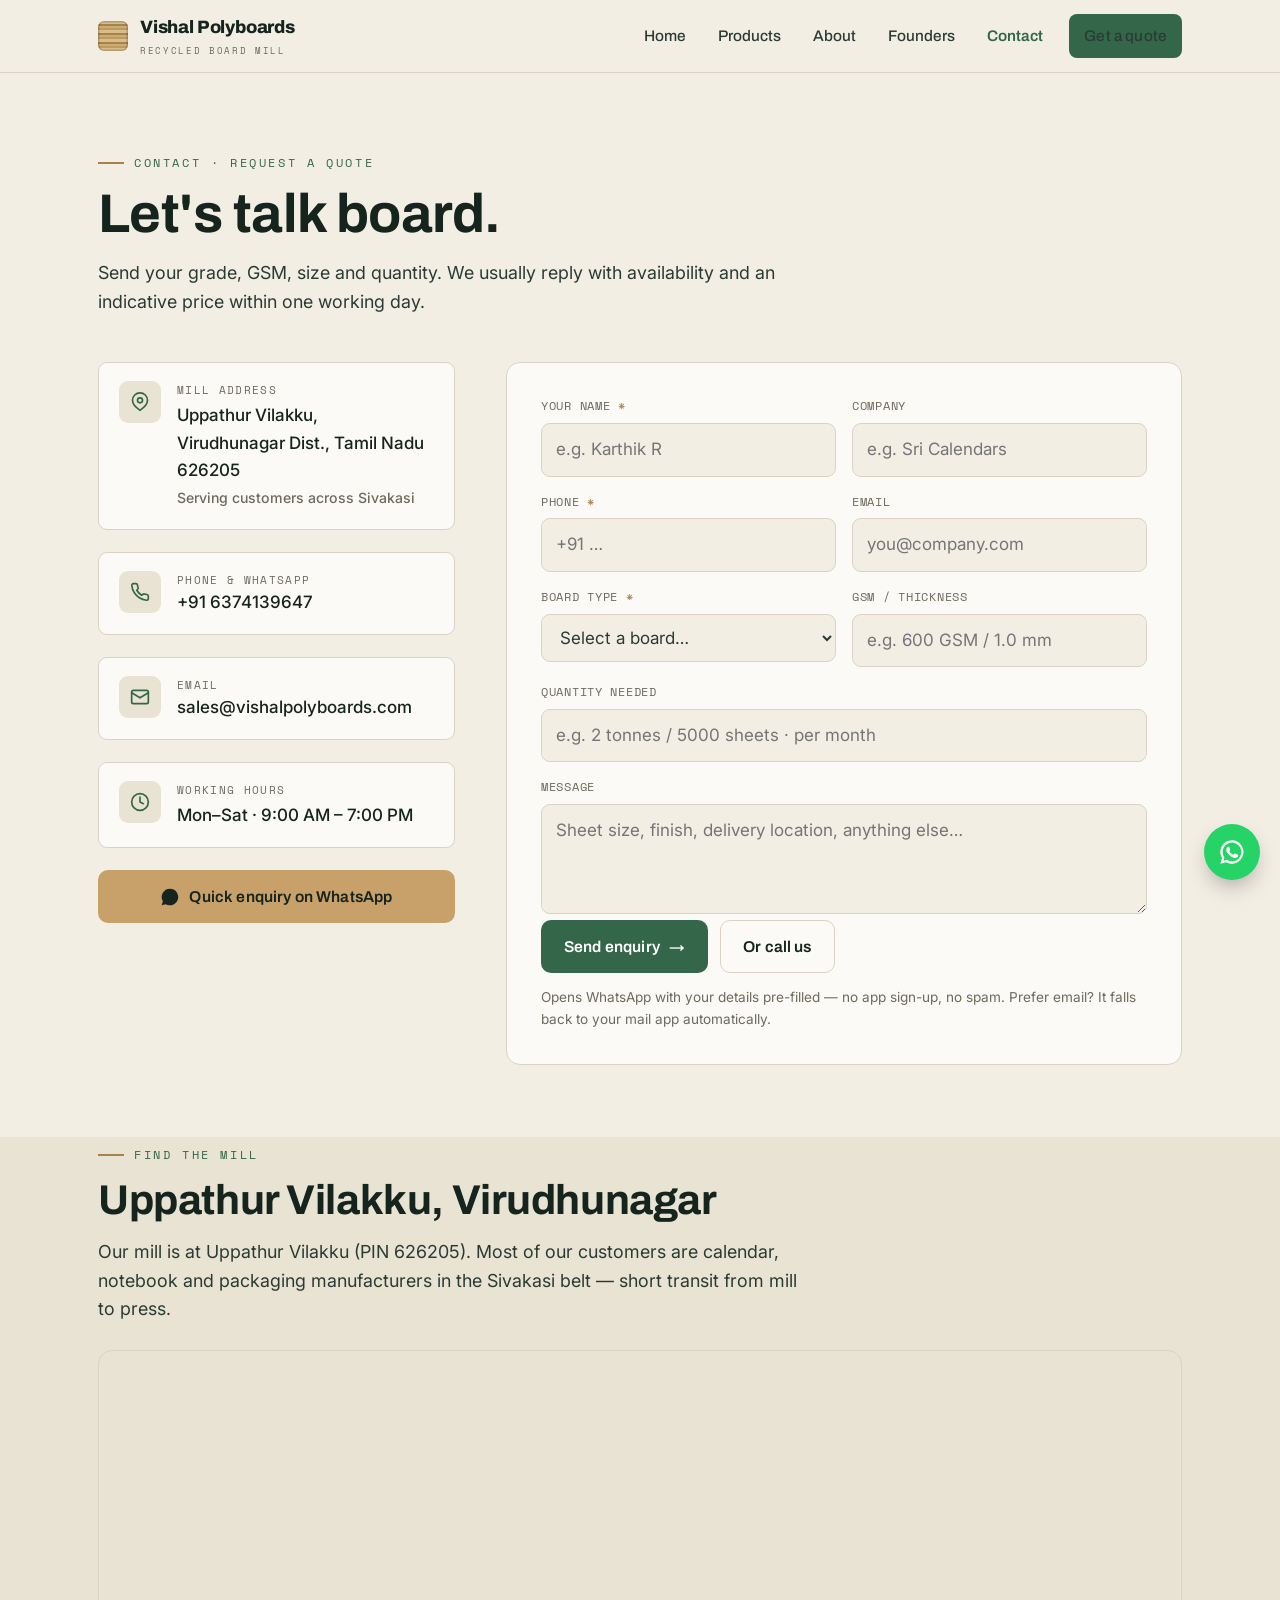
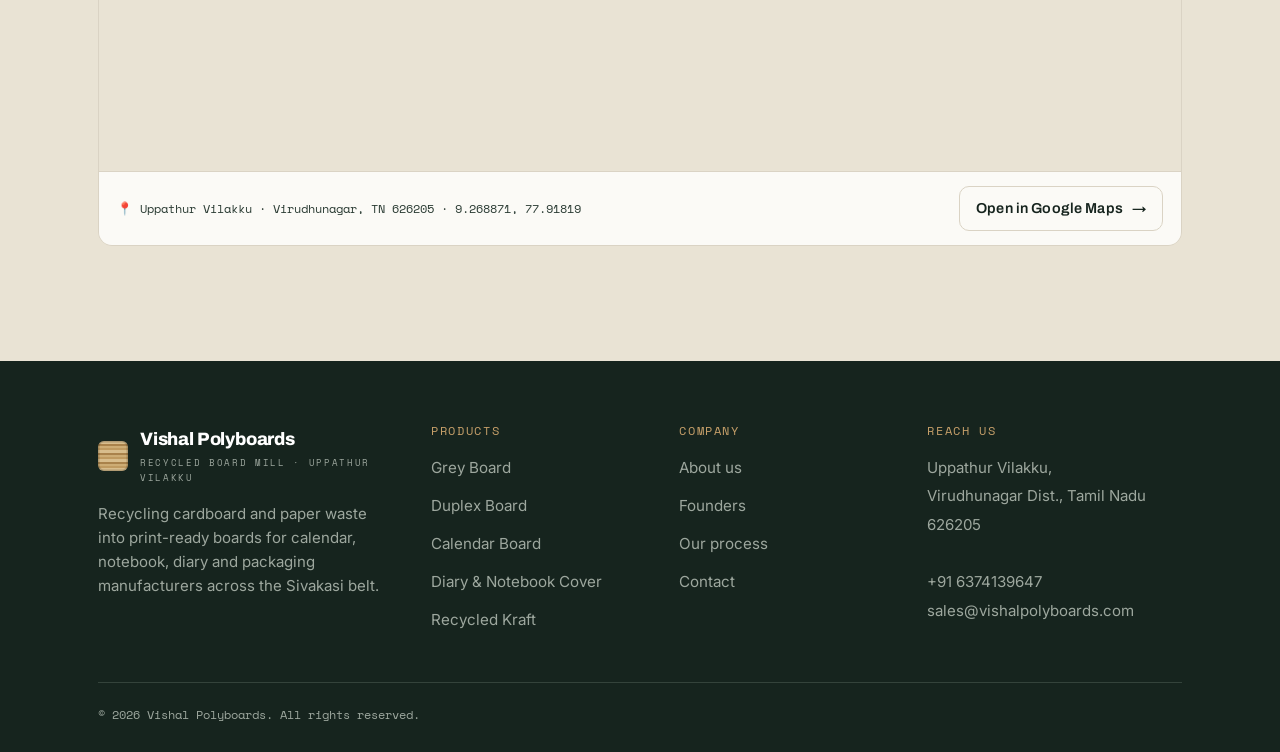
<file: contact.html>
<!DOCTYPE html>
<html lang="en">
<head>
  <meta charset="UTF-8" />
  <meta name="viewport" content="width=device-width, initial-scale=1.0" />
  <title>Contact & Quote — Vishal Polyboards | Sivakasi, Tamil Nadu</title>
  <meta name="description" content="Get a quote for recycled boards. Contact Vishal Polyboards near Sivakasi, Tamil Nadu — by form, WhatsApp, phone or email. Find us on the map." />
  <link rel="icon" href="favicon.svg" type="image/svg+xml" />
  <link rel="preconnect" href="https://fonts.googleapis.com" />
  <link rel="preconnect" href="https://fonts.gstatic.com" crossorigin />
  <link href="https://fonts.googleapis.com/css2?family=Archivo:wght@500;600;700;800&family=Inter:wght@400;500;600&family=Space+Mono:wght@400;700&display=swap" rel="stylesheet" />
  <link rel="stylesheet" href="css/styles.css" />
</head>
<body>

  <!-- HEADER (shared) -->
  <header class="site-header">
    <div class="container nav">
      <a class="brand" href="index.html" aria-label="Vishal Polyboards home">
        <span class="brandmark" aria-hidden="true"></span>
        <span>Vishal Polyboards<small>Recycled Board Mill</small></span>
      </a>
      <nav aria-label="Primary">
        <ul class="nav-links" id="nav-links">
          <li><a href="index.html">Home</a></li>
          <li><a href="products.html">Products</a></li>
          <li><a href="about.html">About</a></li>
          <li><a href="founders.html">Founders</a></li>
          <li><a href="contact.html" class="is-active">Contact</a></li>
          <li class="nav-cta"><a class="btn btn-sm" href="contact.html">Get a quote</a></li>
        </ul>
      </nav>
      <button class="menu-toggle" aria-label="Open menu" aria-expanded="false" aria-controls="nav-links"><span></span></button>
    </div>
  </header>

  <!-- INTRO + CONTACT GRID -->
  <section class="section section--tight">
    <div class="container">
      <div class="section-head reveal" style="margin-bottom:46px">
        <span class="eyebrow">Contact · request a quote</span>
        <h1 class="section-title" style="font-size:clamp(2.2rem,5vw,3.4rem)">Let's talk board.</h1>
        <p class="lead">Send your grade, GSM, size and quantity. We usually reply with
          availability and an indicative price within one working day.</p>
      </div>

      <div class="contact-grid">
        <!-- LEFT: contact details -->
        <div class="info-block reveal">
          <div class="info-row">
            <div class="ico" aria-hidden="true">
              <svg width="20" height="20" viewBox="0 0 24 24" fill="none" stroke="currentColor" stroke-width="2" stroke-linecap="round" stroke-linejoin="round"><path d="M21 10c0 6-9 12-9 12s-9-6-9-12a9 9 0 0 1 18 0z"/><circle cx="12" cy="10" r="3"/></svg>
            </div>
            <div>
              <div class="lbl">Mill address</div>
              <div class="val">Uppathur Vilakku,<br />Virudhunagar Dist., Tamil Nadu 626205<br />
                <span class="muted" style="font-size:.88rem">Serving customers across Sivakasi</span></div>
            </div>
          </div>

          <div class="info-row">
            <div class="ico" aria-hidden="true">
              <svg width="20" height="20" viewBox="0 0 24 24" fill="none" stroke="currentColor" stroke-width="2" stroke-linecap="round" stroke-linejoin="round"><path d="M22 16.9v3a2 2 0 0 1-2.2 2 19.8 19.8 0 0 1-8.6-3 19.5 19.5 0 0 1-6-6 19.8 19.8 0 0 1-3-8.6A2 2 0 0 1 4.1 2H7a2 2 0 0 1 2 1.7c.1 1 .4 1.9.7 2.8a2 2 0 0 1-.5 2.1L8.1 9.9a16 16 0 0 0 6 6l1.3-1.1a2 2 0 0 1 2.1-.5c.9.3 1.8.6 2.8.7A2 2 0 0 1 22 16.9z"/></svg>
            </div>
            <div>
              <div class="lbl">Phone &amp; WhatsApp</div>
              <a class="val" href="tel:+916374139647">+91 6374139647</a>
            </div>
          </div>

          <div class="info-row">
            <div class="ico" aria-hidden="true">
              <svg width="20" height="20" viewBox="0 0 24 24" fill="none" stroke="currentColor" stroke-width="2" stroke-linecap="round" stroke-linejoin="round"><rect x="2" y="4" width="20" height="16" rx="2"/><path d="m22 7-10 6L2 7"/></svg>
            </div>
            <div>
              <div class="lbl">Email</div>
              <a class="val" href="mailto:sales@vishalpolyboards.com">sales@vishalpolyboards.com</a>
            </div>
          </div>

          <div class="info-row">
            <div class="ico" aria-hidden="true">
              <svg width="20" height="20" viewBox="0 0 24 24" fill="none" stroke="currentColor" stroke-width="2" stroke-linecap="round" stroke-linejoin="round"><circle cx="12" cy="12" r="10"/><path d="M12 6v6l4 2"/></svg>
            </div>
            <div>
              <div class="lbl">Working hours</div>
              <div class="val">Mon&ndash;Sat · 9:00 AM &ndash; 7:00 PM</div>
            </div>
          </div>

          <a class="btn btn-kraft" data-wa="Hello Vishal Polyboards, I'd like a quote. Grade/GSM/size/quantity: " style="justify-content:center" target="_blank" rel="noopener">
            <svg width="20" height="20" viewBox="0 0 24 24" fill="currentColor" aria-hidden="true"><path d="M12 2a10 10 0 0 0-8.5 15.2L2 22l4.9-1.3A10 10 0 1 0 12 2z"/></svg>
            Quick enquiry on WhatsApp
          </a>
        </div>

        <!-- RIGHT: the form -->
        <div class="form-card reveal">
          <!-- This form needs NO server. On submit it opens a pre-filled
               WhatsApp chat (or email). To deliver straight to your inbox
               instead, add a free Web3Forms key in js/main.js. -->
          <form id="enquiry-form" novalidate>
            <div class="form-grid">
              <div class="field">
                <label for="name">Your name <span class="req">*</span></label>
                <input id="name" name="name" type="text" autocomplete="name" placeholder="e.g. Karthik R" />
                <span class="err">Please enter your name.</span>
              </div>
              <div class="field">
                <label for="company">Company</label>
                <input id="company" name="company" type="text" autocomplete="organization" placeholder="e.g. Sri Calendars" />
                <span class="err">&nbsp;</span>
              </div>
              <div class="field">
                <label for="phone">Phone <span class="req">*</span></label>
                <input id="phone" name="phone" type="tel" autocomplete="tel" placeholder="+91 …" />
                <span class="err">Please enter a phone number.</span>
              </div>
              <div class="field">
                <label for="email">Email</label>
                <input id="email" name="email" type="email" autocomplete="email" placeholder="you@company.com" />
                <span class="err">Please check your email address.</span>
              </div>
              <div class="field">
                <label for="product">Board type <span class="req">*</span></label>
                <select id="product" name="product">
                  <option value="">Select a board…</option>
                  <option>Grey Board</option>
                  <option>Duplex Board</option>
                  <option>Calendar Board</option>
                  <option>Diary &amp; Notebook Cover</option>
                  <option>Mill Board / Chipboard</option>
                  <option>Recycled Kraft Paper</option>
                  <option>Not sure / need advice</option>
                </select>
                <span class="err">Please choose a board type.</span>
              </div>
              <div class="field">
                <label for="gsm">GSM / thickness</label>
                <input id="gsm" name="gsm" type="text" placeholder="e.g. 600 GSM / 1.0 mm" />
                <span class="err">&nbsp;</span>
              </div>
              <div class="field col-2">
                <label for="qty">Quantity needed</label>
                <input id="qty" name="qty" type="text" placeholder="e.g. 2 tonnes / 5000 sheets · per month" />
                <span class="err">&nbsp;</span>
              </div>
              <div class="field col-2">
                <label for="message">Message</label>
                <textarea id="message" name="message" placeholder="Sheet size, finish, delivery location, anything else…"></textarea>
                <span class="err">&nbsp;</span>
              </div>
            </div>

            <div class="form-actions">
              <button type="submit" class="btn">Send enquiry <span class="arr">&rarr;</span></button>
              <a class="btn btn-ghost" href="tel:+916374139647">Or call us</a>
            </div>
            <p class="form-note">Opens WhatsApp with your details pre-filled — no app sign-up, no spam.
              Prefer email? It falls back to your mail app automatically.</p>
            <p class="form-status" role="status" aria-live="polite"></p>
          </form>
        </div>
      </div>
    </div>
  </section>

  <!-- MAP -->
  <section class="section section--pulp-deep" style="padding-top:0">
    <div class="container">
      <div class="section-head reveal" style="margin-bottom:26px">
        <span class="eyebrow">Find the mill</span>
        <h2 class="section-title" style="font-size:clamp(1.8rem,4vw,2.6rem)">Uppathur Vilakku, Virudhunagar</h2>
        <p class="lead">Our mill is at Uppathur Vilakku (PIN 626205). Most of our customers are
          calendar, notebook and packaging manufacturers in the Sivakasi belt — short transit from mill to press.</p>
      </div>

      <div class="map-wrap reveal">
        <!-- ============================================================
             MAP — currently centred on Sivakasi as a placeholder.
             To pin your EXACT mill and show SATELLITE imagery, follow the
             steps in README.md (section "Map & satellite"). In short:
             open Google Maps → search your location → Share → Embed a map
             → copy the <iframe> → paste it here, replacing this one.
             This default embed needs no API key and works offline-free.
             ============================================================ -->
             <iframe
             title="Map showing Vishal Polyboards mill at Uppathur Vilakku, Tamil Nadu"
             src="https://maps.google.com/maps?q=9.268871,77.91819&z=16&t=k&output=embed"
             loading="lazy"
             referrerpolicy="no-referrer-when-downgrade"
             allowfullscreen></iframe>
           <div class="map-bar">
             <span class="where">📍 Uppathur Vilakku · Virudhunagar, TN 626205 · 9.268871, 77.91819</span>
             <a class="btn btn-ghost btn-sm" href="https://www.google.com/maps/search/?api=1&query=9.268871,77.91819" target="_blank" rel="noopener">Open in Google Maps <span class="arr">→</span></a>
           </div>
      </div>

    </div>
  </section>

  <!-- FOOTER (shared) -->
  <footer class="site-footer">
    <div class="container">
      <div class="footer-grid">
        <div>
          <a class="brand" href="index.html">
            <span class="brandmark" aria-hidden="true"></span>
            <span>Vishal Polyboards<small>Recycled Board Mill · Uppathur Vilakku</small></span>
          </a>
          <p class="footer-about">Recycling cardboard and paper waste into print-ready boards
            for calendar, notebook, diary and packaging manufacturers across the Sivakasi belt.</p>
        </div>
        <div>
          <h4>Products</h4>
          <ul class="footer-links">
            <li><a href="products.html">Grey Board</a></li>
            <li><a href="products.html">Duplex Board</a></li>
            <li><a href="products.html">Calendar Board</a></li>
            <li><a href="products.html">Diary &amp; Notebook Cover</a></li>
            <li><a href="products.html">Recycled Kraft</a></li>
          </ul>
        </div>
        <div>
          <h4>Company</h4>
          <ul class="footer-links">
            <li><a href="about.html">About us</a></li>
            <li><a href="founders.html">Founders</a></li>
            <li><a href="index.html#process">Our process</a></li>
            <li><a href="contact.html">Contact</a></li>
          </ul>
        </div>
        <div>
          <h4>Reach us</h4>
          <address class="footer-contact" style="font-style:normal">
            Uppathur Vilakku,<br />
            Virudhunagar Dist., Tamil Nadu 626205<br /><br />
            <a href="tel:+916374139647">+91 6374139647</a><br />
            <a href="mailto:sales@vishalpolyboards.com">sales@vishalpolyboards.com</a>
          </address>
        </div>
      </div>
      <div class="footer-bottom">
        <span>© <span id="year">2026</span> Vishal Polyboards. All rights reserved.</span>
      </div>
    </div>
  </footer>

  <a class="wa-float" data-wa="Hello Vishal Polyboards, I'd like to enquire about your recycled boards." aria-label="Chat on WhatsApp" target="_blank" rel="noopener">
    <svg width="28" height="28" viewBox="0 0 24 24" fill="#fff" aria-hidden="true"><path d="M12 2a10 10 0 0 0-8.5 15.2L2 22l4.9-1.3A10 10 0 1 0 12 2zm0 18a8 8 0 0 1-4.1-1.1l-.3-.2-2.9.8.8-2.8-.2-.3A8 8 0 1 1 12 20zm4.4-6c-.2-.1-1.4-.7-1.6-.8-.2-.1-.4-.1-.5.1-.2.2-.6.8-.8.9-.1.2-.3.2-.5.1a6.6 6.6 0 0 1-1.9-1.2 7.3 7.3 0 0 1-1.4-1.7c-.1-.2 0-.4.1-.5l.4-.4.2-.4v-.4c0-.1-.5-1.3-.7-1.7-.2-.4-.4-.4-.5-.4h-.5a.9.9 0 0 0-.7.3c-.2.3-.9.9-.9 2.1s.9 2.4 1 2.6c.1.2 1.8 2.7 4.3 3.8.6.3 1.1.4 1.5.5.6.2 1.2.2 1.6.1.5-.1 1.4-.6 1.6-1.1.2-.6.2-1 .1-1.1z"/></svg>
  </a>

  <script src="js/main.js"></script>
</body>
</html>
</file>
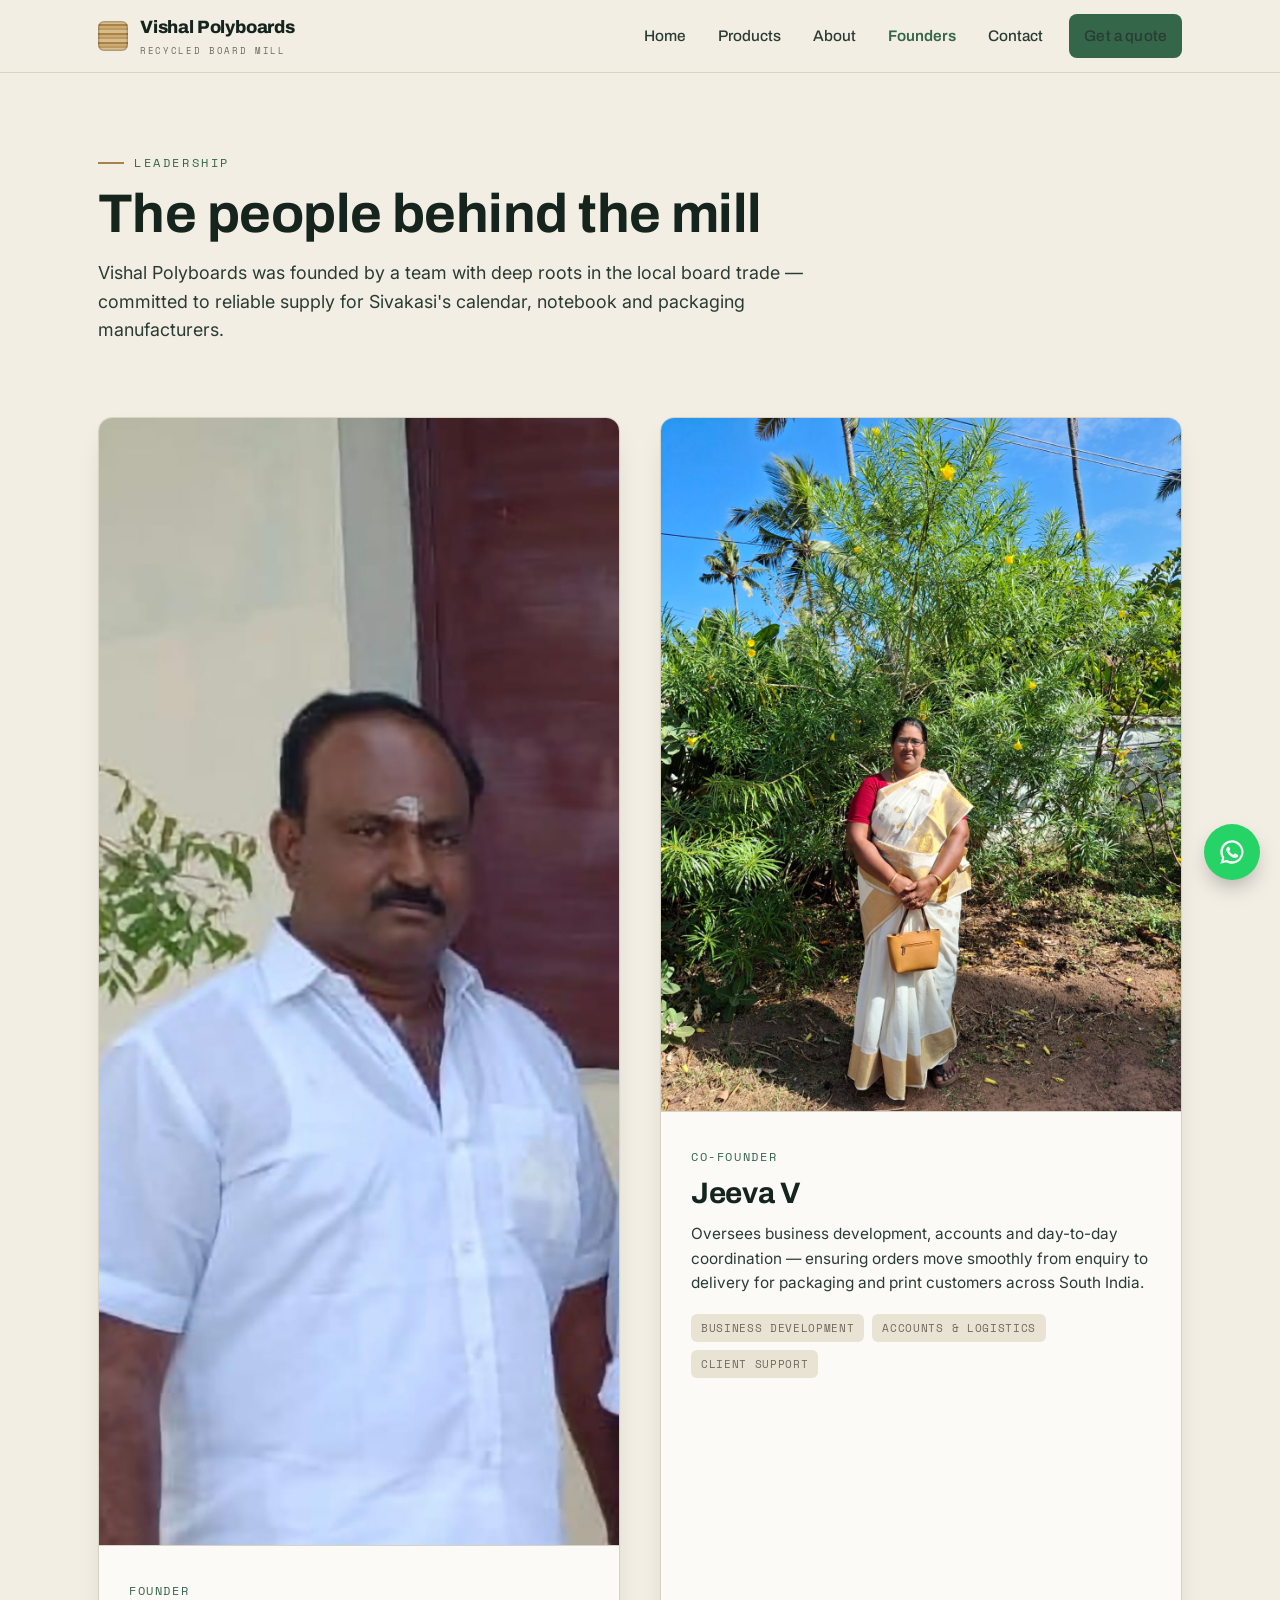
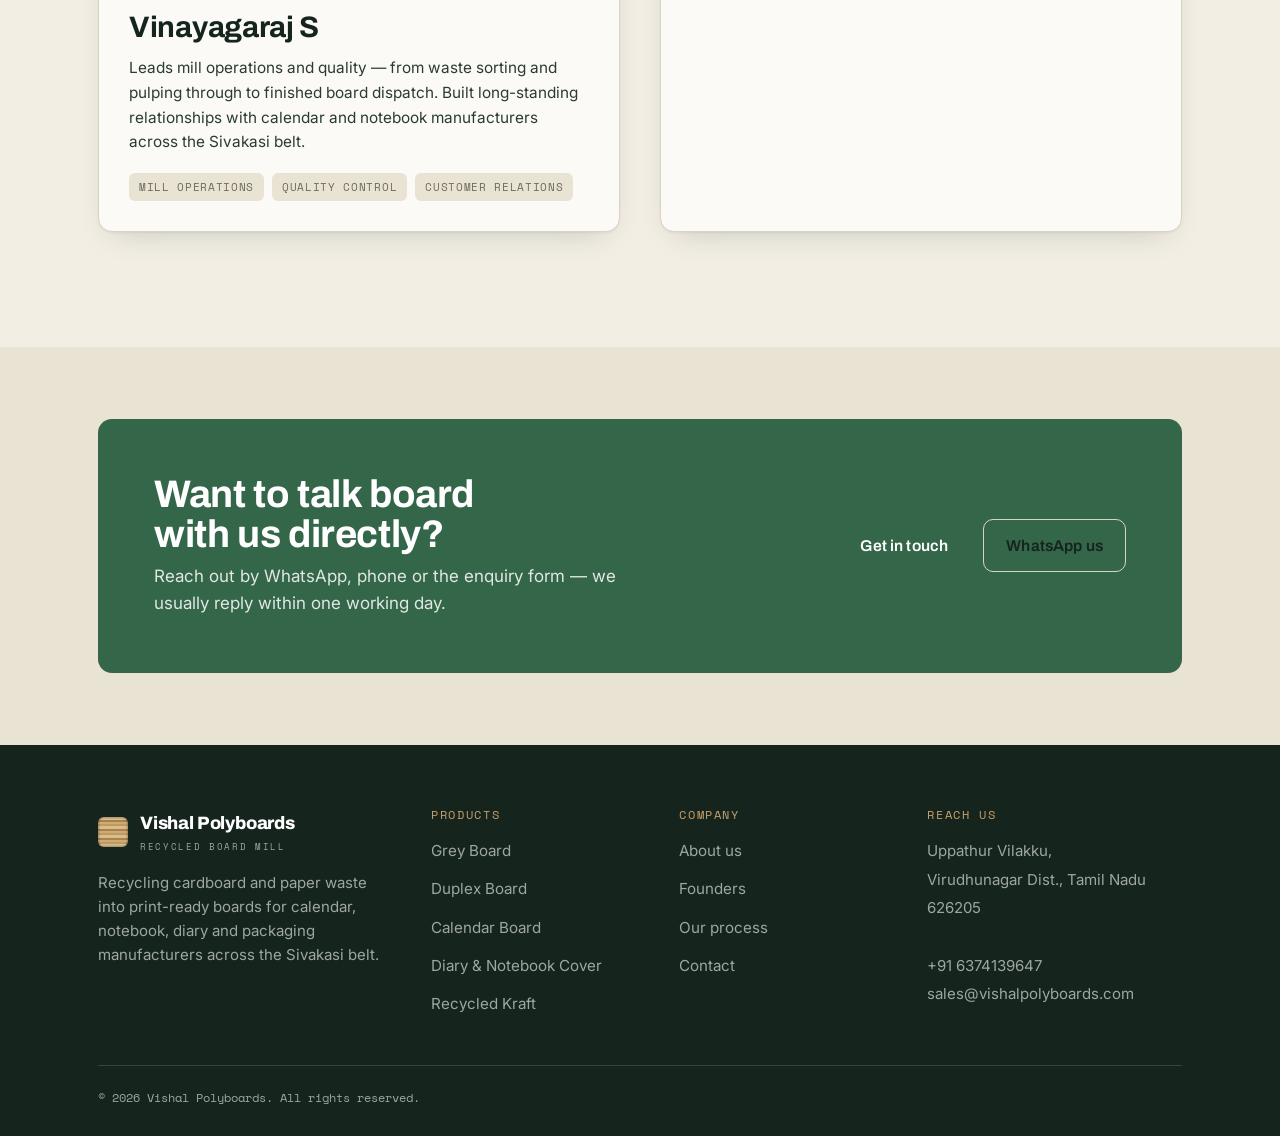
<file: founders.html>
<!DOCTYPE html>
<html lang="en">

<head>
  <meta charset="UTF-8" />
  <meta name="viewport" content="width=device-width, initial-scale=1.0" />
  <title>Founders — Vishal Polyboards | Vinayagaraj S &amp; Jeeva V</title>
  <meta name="description"
    content="Meet the founders of Vishal Polyboards — Vinayagaraj S and Co-founder Jeeva V. The team behind our recycled board mill at Uppathur Vilakku, serving Sivakasi." />
  <link rel="icon" href="favicon.svg" type="image/svg+xml" />
  <link rel="preconnect" href="https://fonts.googleapis.com" />
  <link rel="preconnect" href="https://fonts.gstatic.com" crossorigin />
  <link
    href="https://fonts.googleapis.com/css2?family=Archivo:wght@500;600;700;800&family=Inter:wght@400;500;600&family=Space+Mono:wght@400;700&display=swap"
    rel="stylesheet" />
  <link rel="stylesheet" href="css/styles.css" />
</head>

<body>

  <header class="site-header">
    <div class="container nav">
      <a class="brand" href="index.html" aria-label="Vishal Polyboards home">
        <span class="brandmark" aria-hidden="true"></span>
        <span>Vishal Polyboards<small>Recycled Board Mill </small></span>
      </a>
      <nav aria-label="Primary">
        <ul class="nav-links" id="nav-links">
          <li><a href="index.html">Home</a></li>
          <li><a href="products.html">Products</a></li>
          <li><a href="about.html">About</a></li>
          <li><a href="founders.html" class="is-active">Founders</a></li>
          <li><a href="contact.html">Contact</a></li>
          <li class="nav-cta"><a class="btn btn-sm" href="contact.html">Get a quote</a></li>
        </ul>
      </nav>
      <button class="menu-toggle" aria-label="Open menu" aria-expanded="false"
        aria-controls="nav-links"><span></span></button>
    </div>
  </header>

  <section class="section section--tight">
    <div class="container">
      <div class="section-head reveal">
        <span class="eyebrow">Leadership</span>
        <h1 class="section-title" style="font-size:clamp(2.2rem,5vw,3.4rem)">The people behind the mill</h1>
        <p class="lead">Vishal Polyboards was founded by a team with deep roots in the local board trade —
          committed to reliable supply for Sivakasi's calendar, notebook and packaging manufacturers.</p>
      </div>
    </div>
  </section>

  <section class="section" style="padding-top:0">
    <div class="container">
      <div class="founders-grid">

        <article class="founder-card reveal">

          <div class="founder-photo">

            <img src="images/vinayagaraj.jpg" alt="Vinayagaraj S, Founder of Vishal Polyboards" class="founder-image" />

          </div>

          <div class="founder-body">

            <span class="founder-role">Founder</span>

            <h2>Vinayagaraj S</h2>

            <p>Leads mill operations and quality — from waste sorting and pulping through to finished board dispatch.
              Built long-standing relationships with calendar and notebook manufacturers across the Sivakasi belt.</p>

            <ul class="founder-tags">

              <li>Mill operations</li>

              <li>Quality control</li>

              <li>Customer relations</li>

            </ul>

          </div>

        </article>

        <article class="founder-card reveal">

          <div class="founder-photo founder-photo--alt">

            <img src="images/jeeva.jpg" alt="Jeeva V, Co-founder of Vishal Polyboards" class="founder-image" />

          </div>

          <div class="founder-body">

            <span class="founder-role">Co-founder</span>

            <h2>Jeeva V</h2>

            <p>Oversees business development, accounts and day-to-day coordination — ensuring orders move smoothly from
              enquiry to delivery for packaging and print customers across South India.</p>

            <ul class="founder-tags">

              <li>Business development</li>

              <li>Accounts &amp; logistics</li>

              <li>Client support</li>

            </ul>

          </div>

        </article>

      </div>

      <!-- <p class="muted founder-note reveal" style="font-size:.85rem;margin-top:28px;font-family:var(--font-mono)">
        Replace the photo placeholders above with real portraits — drop images into <code>images/</code>
        and update the <code>background-image</code> in founders.html.
      </p> -->
    </div>
  </section>

  <section class="section section--pulp-deep section--tight">
    <div class="container">
      <div class="cta-band reveal">
        <div>
          <h2>Want to talk board with us directly?</h2>
          <p>Reach out by WhatsApp, phone or the enquiry form — we usually reply within one working day.</p>
        </div>
        <div style="display:flex;gap:12px;flex-wrap:wrap">
          <a class="btn" href="contact.html">Get in touch</a>
          <a class="btn btn-ghost" data-wa="Hello Vishal Polyboards, I'd like to speak with the team.">WhatsApp us</a>
        </div>
      </div>
    </div>
  </section>

  <footer class="site-footer">
    <div class="container">
      <div class="footer-grid">
        <div>
          <a class="brand" href="index.html">
            <span class="brandmark" aria-hidden="true"></span>
            <span>Vishal Polyboards<small>Recycled Board Mill</small></span>
          </a>
          <p class="footer-about">Recycling cardboard and paper waste into print-ready boards
            for calendar, notebook, diary and packaging manufacturers across the Sivakasi belt.</p>
        </div>
        <div>
          <h4>Products</h4>
          <ul class="footer-links">
            <li><a href="products.html">Grey Board</a></li>
            <li><a href="products.html">Duplex Board</a></li>
            <li><a href="products.html">Calendar Board</a></li>
            <li><a href="products.html">Diary &amp; Notebook Cover</a></li>
            <li><a href="products.html">Recycled Kraft</a></li>
          </ul>
        </div>
        <div>
          <h4>Company</h4>
          <ul class="footer-links">
            <li><a href="about.html">About us</a></li>
            <li><a href="founders.html">Founders</a></li>
            <li><a href="index.html#process">Our process</a></li>
            <li><a href="contact.html">Contact</a></li>
          </ul>
        </div>
        <div>
          <h4>Reach us</h4>
          <address class="footer-contact" style="font-style:normal">
            Uppathur Vilakku,<br />
            Virudhunagar Dist., Tamil Nadu 626205<br /><br />
            <a href="tel:+916374139647">+91 6374139647</a><br />
            <a href="mailto:sales@vishalpolyboards.com">sales@vishalpolyboards.com</a>
          </address>
        </div>
      </div>
      <div class="footer-bottom">
        <span>© <span id="year">2026</span> Vishal Polyboards. All rights reserved.</span>
      </div>
    </div>
  </footer>

  <a class="wa-float" data-wa="Hello Vishal Polyboards, I'd like to enquire about your recycled boards."
    aria-label="Chat on WhatsApp" target="_blank" rel="noopener">
    <svg width="28" height="28" viewBox="0 0 24 24" fill="#fff" aria-hidden="true">
      <path
        d="M12 2a10 10 0 0 0-8.5 15.2L2 22l4.9-1.3A10 10 0 1 0 12 2zm0 18a8 8 0 0 1-4.1-1.1l-.3-.2-2.9.8.8-2.8-.2-.3A8 8 0 1 1 12 20zm4.4-6c-.2-.1-1.4-.7-1.6-.8-.2-.1-.4-.1-.5.1-.2.2-.6.8-.8.9-.1.2-.3.2-.5.1a6.6 6.6 0 0 1-1.9-1.2 7.3 7.3 0 0 1-1.4-1.7c-.1-.2 0-.4.1-.5l.4-.4.2-.4v-.4c0-.1-.5-1.3-.7-1.7-.2-.4-.4-.4-.5-.4h-.5a.9.9 0 0 0-.7.3c-.2.3-.9.9-.9 2.1s.9 2.4 1 2.6c.1.2 1.8 2.7 4.3 3.8.6.3 1.1.4 1.5.5.6.2 1.2.2 1.6.1.5-.1 1.4-.6 1.6-1.1.2-.6.2-1 .1-1.1z" />
    </svg>
  </a>

  <script src="js/main.js"></script>
</body>

</html>
</file>
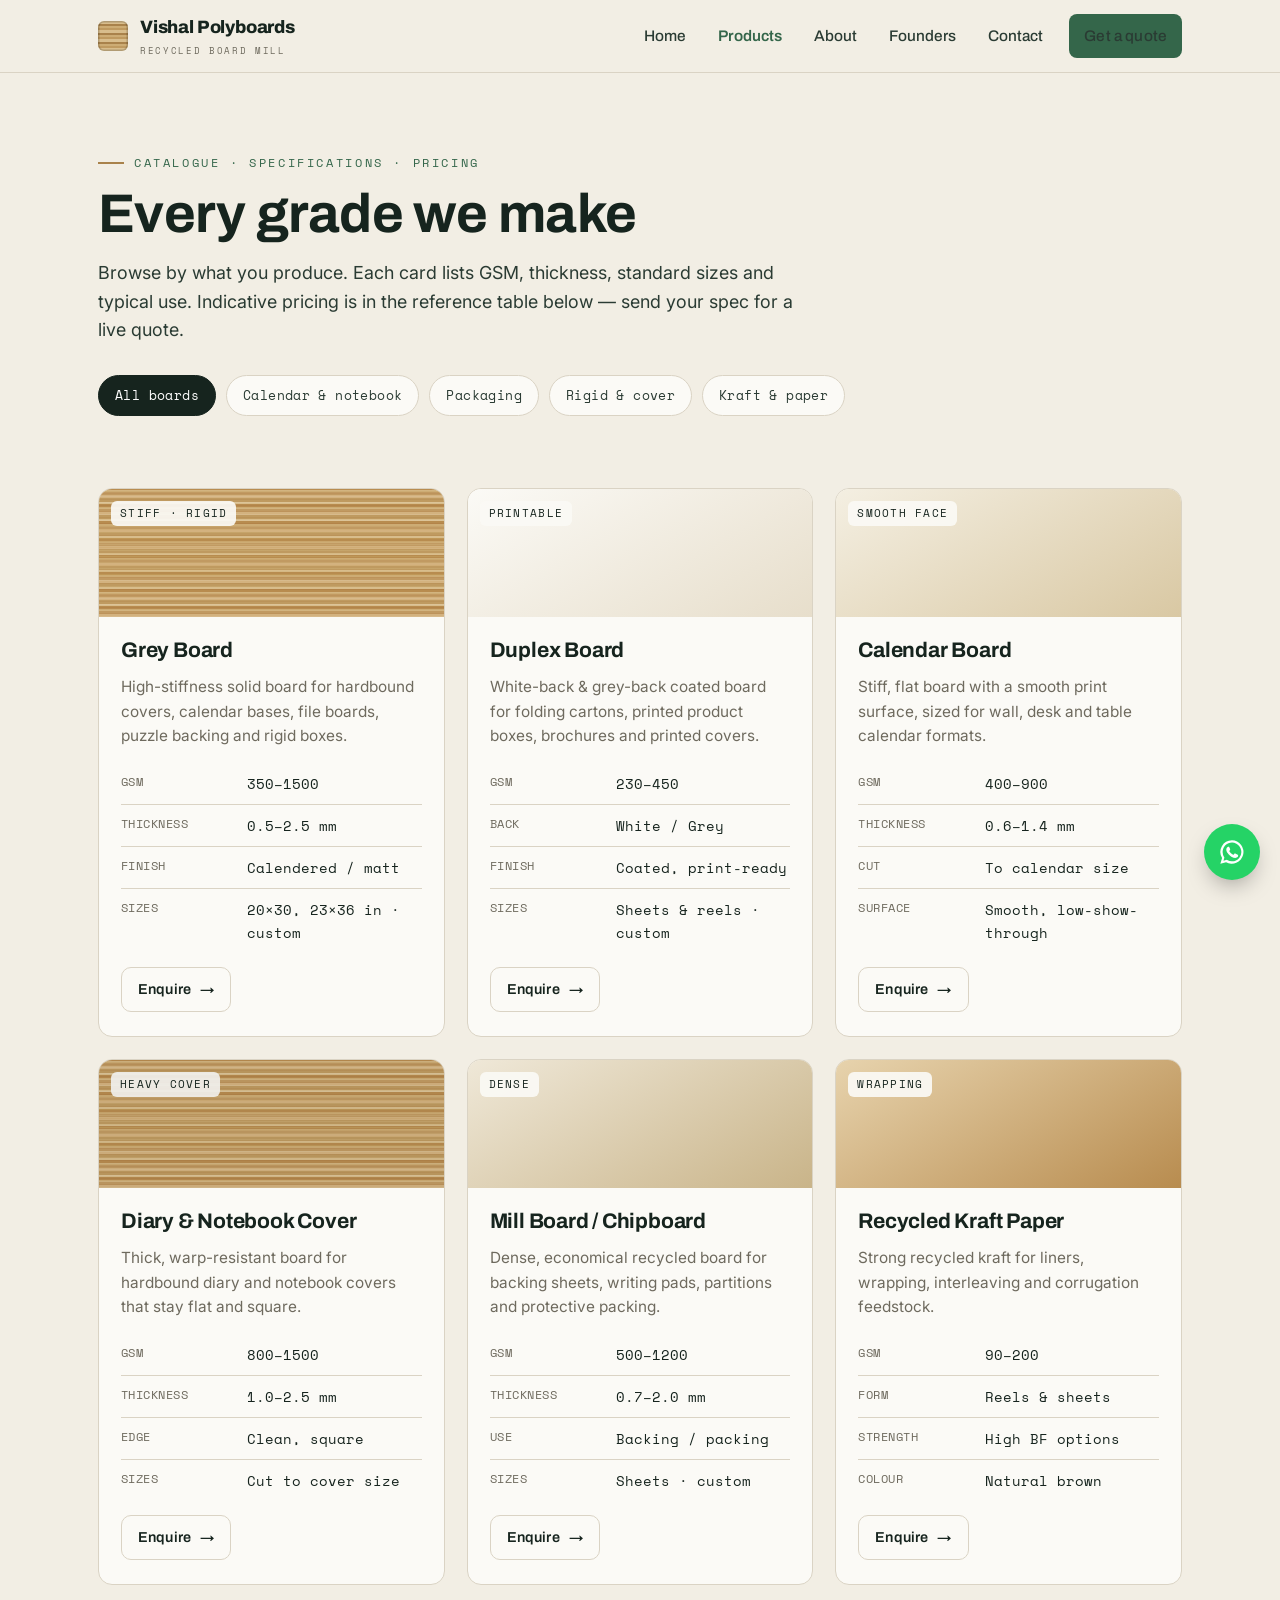
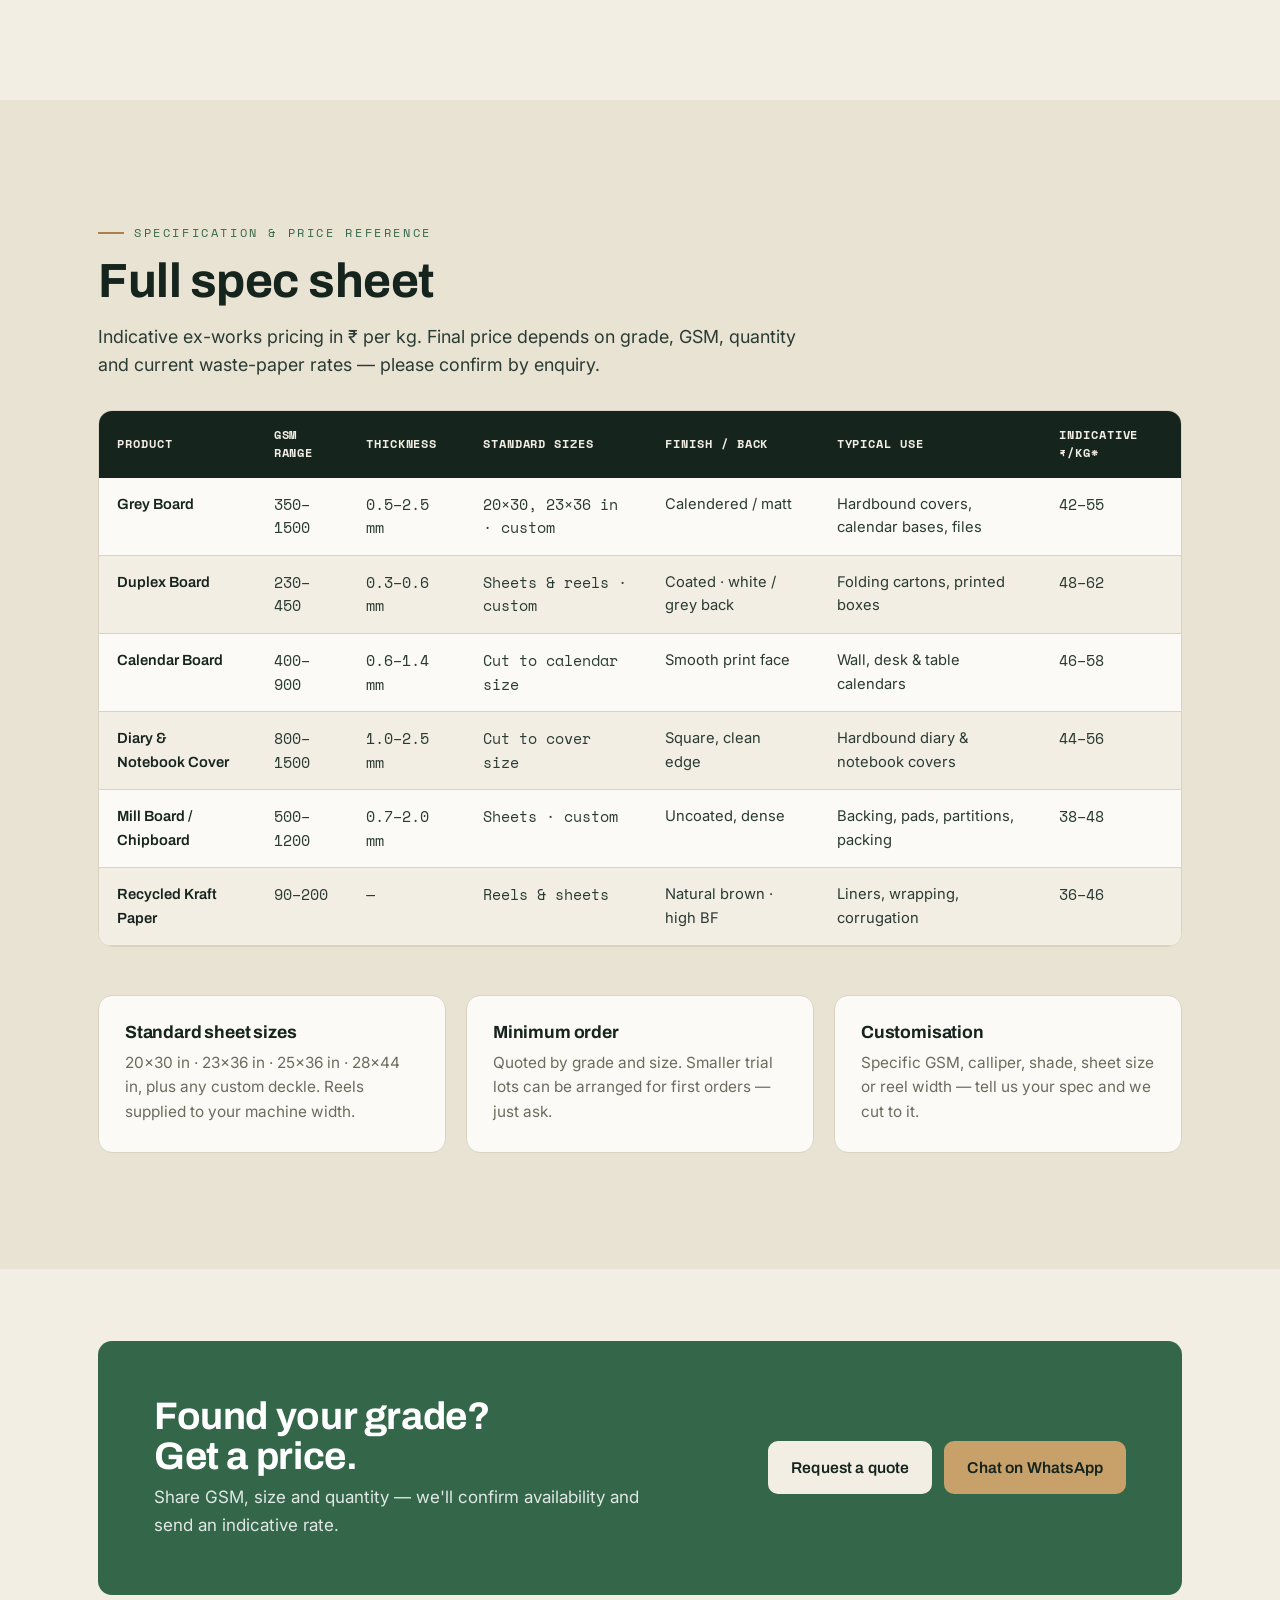
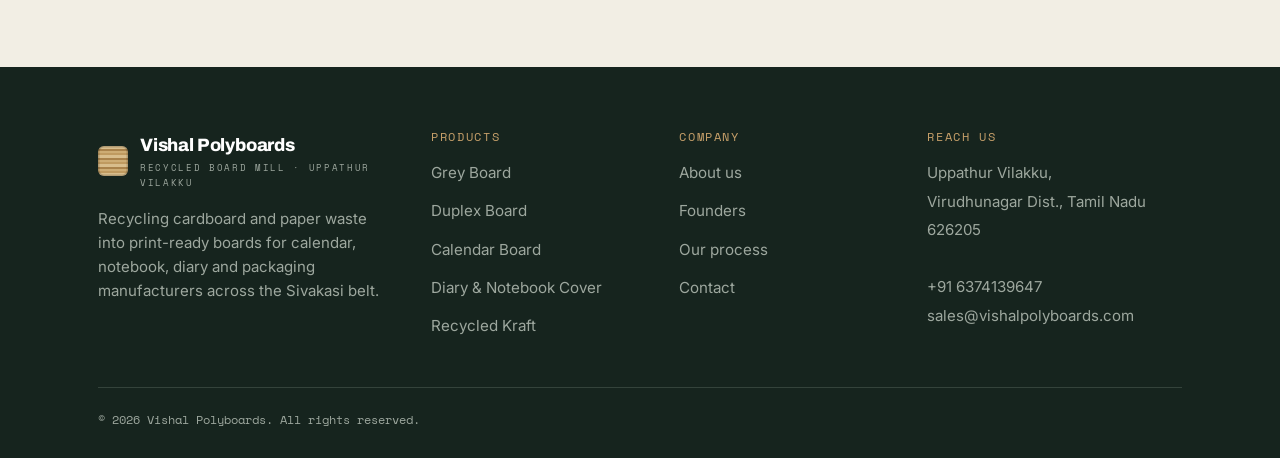
<file: products.html>
<!DOCTYPE html>
<html lang="en">
<head>
  <meta charset="UTF-8" />
  <meta name="viewport" content="width=device-width, initial-scale=1.0" />
  <title>Products & Specifications — Vishal Polyboards | Recycled Boards, Sivakasi</title>
  <meta name="description" content="Full catalogue of recycled boards: grey board, duplex board, calendar board, diary & notebook cover board, mill board and recycled kraft — with GSM, thickness, standard sizes and indicative pricing." />
  <link rel="icon" href="favicon.svg" type="image/svg+xml" />
  <link rel="preconnect" href="https://fonts.googleapis.com" />
  <link rel="preconnect" href="https://fonts.gstatic.com" crossorigin />
  <link href="https://fonts.googleapis.com/css2?family=Archivo:wght@500;600;700;800&family=Inter:wght@400;500;600&family=Space+Mono:wght@400;700&display=swap" rel="stylesheet" />
  <link rel="stylesheet" href="css/styles.css" />
</head>
<body>

  <!-- HEADER (shared) -->
  <header class="site-header">
    <div class="container nav">
      <a class="brand" href="index.html" aria-label="Vishal Polyboards home">
        <span class="brandmark" aria-hidden="true"></span>
        <span>Vishal Polyboards<small>Recycled Board Mill</small></span>
      </a>
      <nav aria-label="Primary">
        <ul class="nav-links" id="nav-links">
          <li><a href="index.html">Home</a></li>
          <li><a href="products.html" class="is-active">Products</a></li>
          <li><a href="about.html">About</a></li>
          <li><a href="founders.html">Founders</a></li>
          <li><a href="contact.html">Contact</a></li>
          <li class="nav-cta"><a class="btn btn-sm" href="contact.html">Get a quote</a></li>
        </ul>
      </nav>
      <button class="menu-toggle" aria-label="Open menu" aria-expanded="false" aria-controls="nav-links"><span></span></button>
    </div>
  </header>

  <!-- PAGE HEAD -->
  <section class="section section--tight">
    <div class="container">
      <div class="section-head reveal">
        <span class="eyebrow">Catalogue · specifications · pricing</span>
        <h1 class="section-title" style="font-size:clamp(2.2rem,5vw,3.4rem)">Every grade we make</h1>
        <p class="lead">Browse by what you produce. Each card lists GSM, thickness,
          standard sizes and typical use. Indicative pricing is in the reference table below —
          send your spec for a live quote.</p>
      </div>

      <!-- FILTER CHIPS -->
      <div class="filters reveal" role="group" aria-label="Filter products" style="margin-top:30px">
        <button class="chip is-active" data-filter="all">All boards</button>
        <button class="chip" data-filter="calendar">Calendar &amp; notebook</button>
        <button class="chip" data-filter="packaging">Packaging</button>
        <button class="chip" data-filter="rigid">Rigid &amp; cover</button>
        <button class="chip" data-filter="kraft">Kraft &amp; paper</button>
      </div>
    </div>
  </section>

  <!-- CATALOGUE GRID -->
  <section class="section" style="padding-top:0">
    <div class="container">
      <div class="products">

        <article class="product-card reveal" data-cat="rigid calendar">
          <div class="thumb board-edge"><span class="tag">Stiff · rigid</span></div>
          <div class="body">
            <h3>Grey Board</h3>
            <p>High-stiffness solid board for hardbound covers, calendar bases, file boards, puzzle backing and rigid boxes.</p>
            <table class="spec-table">
              <tr><th>GSM</th><td>350&ndash;1500</td></tr>
              <tr><th>Thickness</th><td>0.5&ndash;2.5 mm</td></tr>
              <tr><th>Finish</th><td>Calendered / matt</td></tr>
              <tr><th>Sizes</th><td>20×30, 23×36 in · custom</td></tr>
            </table>
            <div class="card-foot"><a class="btn btn-ghost btn-sm" href="contact.html">Enquire <span class="arr">&rarr;</span></a></div>
          </div>
        </article>

        <article class="product-card reveal" data-cat="packaging">
          <div class="thumb" style="background:linear-gradient(150deg,#fbfaf6,#e7decb)"><span class="tag">Printable</span></div>
          <div class="body">
            <h3>Duplex Board</h3>
            <p>White-back &amp; grey-back coated board for folding cartons, printed product boxes, brochures and printed covers.</p>
            <table class="spec-table">
              <tr><th>GSM</th><td>230&ndash;450</td></tr>
              <tr><th>Back</th><td>White / Grey</td></tr>
              <tr><th>Finish</th><td>Coated, print-ready</td></tr>
              <tr><th>Sizes</th><td>Sheets &amp; reels · custom</td></tr>
            </table>
            <div class="card-foot"><a class="btn btn-ghost btn-sm" href="contact.html">Enquire <span class="arr">&rarr;</span></a></div>
          </div>
        </article>

        <article class="product-card reveal" data-cat="calendar">
          <div class="thumb" style="background:linear-gradient(150deg,#f4efe2,#d9c8a3)"><span class="tag">Smooth face</span></div>
          <div class="body">
            <h3>Calendar Board</h3>
            <p>Stiff, flat board with a smooth print surface, sized for wall, desk and table calendar formats.</p>
            <table class="spec-table">
              <tr><th>GSM</th><td>400&ndash;900</td></tr>
              <tr><th>Thickness</th><td>0.6&ndash;1.4 mm</td></tr>
              <tr><th>Cut</th><td>To calendar size</td></tr>
              <tr><th>Surface</th><td>Smooth, low-show-through</td></tr>
            </table>
            <div class="card-foot"><a class="btn btn-ghost btn-sm" href="contact.html">Enquire <span class="arr">&rarr;</span></a></div>
          </div>
        </article>

        <article class="product-card reveal" data-cat="calendar rigid">
          <div class="thumb board-edge" style="filter:brightness(.96)"><span class="tag">Heavy cover</span></div>
          <div class="body">
            <h3>Diary &amp; Notebook Cover</h3>
            <p>Thick, warp-resistant board for hardbound diary and notebook covers that stay flat and square.</p>
            <table class="spec-table">
              <tr><th>GSM</th><td>800&ndash;1500</td></tr>
              <tr><th>Thickness</th><td>1.0&ndash;2.5 mm</td></tr>
              <tr><th>Edge</th><td>Clean, square</td></tr>
              <tr><th>Sizes</th><td>Cut to cover size</td></tr>
            </table>
            <div class="card-foot"><a class="btn btn-ghost btn-sm" href="contact.html">Enquire <span class="arr">&rarr;</span></a></div>
          </div>
        </article>

        <article class="product-card reveal" data-cat="packaging rigid">
          <div class="thumb" style="background:linear-gradient(150deg,#efe8d8,#c9b489)"><span class="tag">Dense</span></div>
          <div class="body">
            <h3>Mill Board / Chipboard</h3>
            <p>Dense, economical recycled board for backing sheets, writing pads, partitions and protective packing.</p>
            <table class="spec-table">
              <tr><th>GSM</th><td>500&ndash;1200</td></tr>
              <tr><th>Thickness</th><td>0.7&ndash;2.0 mm</td></tr>
              <tr><th>Use</th><td>Backing / packing</td></tr>
              <tr><th>Sizes</th><td>Sheets · custom</td></tr>
            </table>
            <div class="card-foot"><a class="btn btn-ghost btn-sm" href="contact.html">Enquire <span class="arr">&rarr;</span></a></div>
          </div>
        </article>

        <article class="product-card reveal" data-cat="packaging kraft">
          <div class="thumb" style="background:linear-gradient(150deg,#e7d3ad,#b88c4f)"><span class="tag">Wrapping</span></div>
          <div class="body">
            <h3>Recycled Kraft Paper</h3>
            <p>Strong recycled kraft for liners, wrapping, interleaving and corrugation feedstock.</p>
            <table class="spec-table">
              <tr><th>GSM</th><td>90&ndash;200</td></tr>
              <tr><th>Form</th><td>Reels &amp; sheets</td></tr>
              <tr><th>Strength</th><td>High BF options</td></tr>
              <tr><th>Colour</th><td>Natural brown</td></tr>
            </table>
            <div class="card-foot"><a class="btn btn-ghost btn-sm" href="contact.html">Enquire <span class="arr">&rarr;</span></a></div>
          </div>
        </article>

      </div>
    </div>
  </section>

  <!-- MASTER REFERENCE TABLE -->
  <section class="section section--pulp-deep">
    <div class="container">
      <div class="section-head reveal" style="margin-bottom:30px">
        <span class="eyebrow">Specification &amp; price reference</span>
        <h2 class="section-title">Full spec sheet</h2>
        <p class="lead">Indicative ex-works pricing in ₹ per kg. Final price depends on
          grade, GSM, quantity and current waste-paper rates — please confirm by enquiry.</p>
      </div>

      <div class="table-wrap reveal">
        <table class="ref-table">
          <thead>
            <tr>
              <th scope="col">Product</th>
              <th scope="col">GSM range</th>
              <th scope="col">Thickness</th>
              <th scope="col">Standard sizes</th>
              <th scope="col">Finish / back</th>
              <th scope="col">Typical use</th>
              <th scope="col">Indicative ₹/kg*</th>
            </tr>
          </thead>
          <tbody>
            <tr>
              <td>Grey Board</td>
              <td class="mono">350&ndash;1500</td>
              <td class="mono">0.5&ndash;2.5 mm</td>
              <td class="mono">20×30, 23×36 in · custom</td>
              <td>Calendered / matt</td>
              <td>Hardbound covers, calendar bases, files</td>
              <td class="mono">42&ndash;55</td>
            </tr>
            <tr>
              <td>Duplex Board</td>
              <td class="mono">230&ndash;450</td>
              <td class="mono">0.3&ndash;0.6 mm</td>
              <td class="mono">Sheets &amp; reels · custom</td>
              <td>Coated · white / grey back</td>
              <td>Folding cartons, printed boxes</td>
              <td class="mono">48&ndash;62</td>
            </tr>
            <tr>
              <td>Calendar Board</td>
              <td class="mono">400&ndash;900</td>
              <td class="mono">0.6&ndash;1.4 mm</td>
              <td class="mono">Cut to calendar size</td>
              <td>Smooth print face</td>
              <td>Wall, desk &amp; table calendars</td>
              <td class="mono">46&ndash;58</td>
            </tr>
            <tr>
              <td>Diary &amp; Notebook Cover</td>
              <td class="mono">800&ndash;1500</td>
              <td class="mono">1.0&ndash;2.5 mm</td>
              <td class="mono">Cut to cover size</td>
              <td>Square, clean edge</td>
              <td>Hardbound diary &amp; notebook covers</td>
              <td class="mono">44&ndash;56</td>
            </tr>
            <tr>
              <td>Mill Board / Chipboard</td>
              <td class="mono">500&ndash;1200</td>
              <td class="mono">0.7&ndash;2.0 mm</td>
              <td class="mono">Sheets · custom</td>
              <td>Uncoated, dense</td>
              <td>Backing, pads, partitions, packing</td>
              <td class="mono">38&ndash;48</td>
            </tr>
            <tr>
              <td>Recycled Kraft Paper</td>
              <td class="mono">90&ndash;200</td>
              <td class="mono">—</td>
              <td class="mono">Reels &amp; sheets</td>
              <td>Natural brown · high BF</td>
              <td>Liners, wrapping, corrugation</td>
              <td class="mono">36&ndash;46</td>
            </tr>
          </tbody>
        </table>
      </div>

      <!-- ordering notes -->
      <div class="features reveal" style="margin-top:48px">
        <div class="feature">
          <h3 style="font-size:1.1rem">Standard sheet sizes</h3>
          <p>20×30 in · 23×36 in · 25×36 in · 28×44 in, plus any custom deckle. Reels supplied to your machine width.</p>
        </div>
        <div class="feature">
          <h3 style="font-size:1.1rem">Minimum order</h3>
          <p>Quoted by grade and size. Smaller trial lots can be arranged for first orders — just ask.</p>
        </div>
        <div class="feature">
          <h3 style="font-size:1.1rem">Customisation</h3>
          <p>Specific GSM, calliper, shade, sheet size or reel width — tell us your spec and we cut to it.</p>
        </div>
      </div>
    </div>
  </section>

  <!-- CTA -->
  <section class="section section--tight">
    <div class="container">
      <div class="cta-band reveal">
        <div>
          <h2>Found your grade? Get a price.</h2>
          <p>Share GSM, size and quantity — we'll confirm availability and send an indicative rate.</p>
        </div>
        <div style="display:flex;gap:12px;flex-wrap:wrap">
          <a class="btn btn-light" href="contact.html">Request a quote</a>
          <a class="btn btn-kraft" data-wa="Hello, I'd like a quote. Grade/GSM/size: ">Chat on WhatsApp</a>
        </div>
      </div>
    </div>
  </section>

  <!-- FOOTER (shared) -->
  <footer class="site-footer">
    <div class="container">
      <div class="footer-grid">
        <div>
          <a class="brand" href="index.html">
            <span class="brandmark" aria-hidden="true"></span>
            <span>Vishal Polyboards<small>Recycled Board Mill · Uppathur Vilakku</small></span>
          </a>
          <p class="footer-about">Recycling cardboard and paper waste into print-ready boards
            for calendar, notebook, diary and packaging manufacturers across the Sivakasi belt.</p>
        </div>
        <div>
          <h4>Products</h4>
          <ul class="footer-links">
            <li><a href="products.html">Grey Board</a></li>
            <li><a href="products.html">Duplex Board</a></li>
            <li><a href="products.html">Calendar Board</a></li>
            <li><a href="products.html">Diary &amp; Notebook Cover</a></li>
            <li><a href="products.html">Recycled Kraft</a></li>
          </ul>
        </div>
        <div>
          <h4>Company</h4>
          <ul class="footer-links">
            <li><a href="about.html">About us</a></li>
            <li><a href="founders.html">Founders</a></li>
            <li><a href="index.html#process">Our process</a></li>
            <li><a href="contact.html">Contact</a></li>
          </ul>
        </div>
        <div>
          <h4>Reach us</h4>
          <address class="footer-contact" style="font-style:normal">
            Uppathur Vilakku,<br />
            Virudhunagar Dist., Tamil Nadu 626205<br /><br />
            <a href="tel:+916374139647">+91 6374139647</a><br />
            <a href="mailto:sales@vishalpolyboards.com">sales@vishalpolyboards.com</a>
          </address>
        </div>
      </div>
      <div class="footer-bottom">
        <span>© <span id="year">2026</span> Vishal Polyboards. All rights reserved.</span>
      </div>
    </div>
  </footer>

  <a class="wa-float" data-wa="Hello Vishal Polyboards, I'd like to enquire about your recycled boards." aria-label="Chat on WhatsApp" target="_blank" rel="noopener">
    <svg width="28" height="28" viewBox="0 0 24 24" fill="#fff" aria-hidden="true"><path d="M12 2a10 10 0 0 0-8.5 15.2L2 22l4.9-1.3A10 10 0 1 0 12 2zm0 18a8 8 0 0 1-4.1-1.1l-.3-.2-2.9.8.8-2.8-.2-.3A8 8 0 1 1 12 20zm4.4-6c-.2-.1-1.4-.7-1.6-.8-.2-.1-.4-.1-.5.1-.2.2-.6.8-.8.9-.1.2-.3.2-.5.1a6.6 6.6 0 0 1-1.9-1.2 7.3 7.3 0 0 1-1.4-1.7c-.1-.2 0-.4.1-.5l.4-.4.2-.4v-.4c0-.1-.5-1.3-.7-1.7-.2-.4-.4-.4-.5-.4h-.5a.9.9 0 0 0-.7.3c-.2.3-.9.9-.9 2.1s.9 2.4 1 2.6c.1.2 1.8 2.7 4.3 3.8.6.3 1.1.4 1.5.5.6.2 1.2.2 1.6.1.5-.1 1.4-.6 1.6-1.1.2-.6.2-1 .1-1.1z"/></svg>
  </a>

  <script src="js/main.js"></script>
</body>
</html>
</file>
<file: css/styles.css>
/* =====================================================================
   VISHAL POLYBOARDS — styles.css
   ---------------------------------------------------------------------
   One stylesheet for the whole site. It is grouped into clearly labelled
   sections so it is easy to learn from and easy to edit.

   HOW THE COLOURS / SIZES WORK:
   Everything is controlled by the variables in :root below. Change a
   value there once and it updates across every page. Start there.
   ===================================================================== */

/* ---------------------------------------------------------------------
   1. DESIGN TOKENS  (colours, type, spacing — your single control panel)
   --------------------------------------------------------------------- */
:root {
  /* Brand colours */
  --ink:        #16241E;   /* deep forest ink — dark sections + headings  */
  --ink-soft:   #2A3B33;   /* softer ink for body text on light           */
  --pulp:       #F2EEE4;   /* recycled-paper background                    */
  --pulp-deep:  #E9E3D4;   /* slightly deeper pulp for alternating bands   */
  --paper:      #FBFAF6;   /* near-white card surface                      */
  --kraft:      #C7A06A;   /* kraft-board tan — the warm accent            */
  --kraft-deep: #A9824B;   /* darker kraft for borders/hovers              */
  --moss:       #34664A;   /* mill-moss green — primary action colour      */
  --moss-deep:  #274E39;   /* darker moss for hover                        */
  --leaf:       #6FA368;   /* fresh leaf — used only for the recycle stat  */
  --line:       #DAD3C4;   /* warm hairline borders                        */
  --line-dark:  #34433B;   /* hairline on dark sections                    */
  --muted:      #6E6A5E;   /* muted captions on light                      */
  --muted-dark: #9DA79E;   /* muted captions on dark                       */

  /* Type families */
  --font-display: "Archivo", "Arial Narrow", sans-serif;
  --font-body:    "Inter", system-ui, -apple-system, sans-serif;
  --font-mono:    "Space Mono", ui-monospace, "Courier New", monospace;

  /* Layout */
  --container: 1180px;
  --radius:    14px;
  --radius-sm: 9px;
  --shadow:    0 1px 2px rgba(22,36,30,.05), 0 12px 30px -16px rgba(22,36,30,.25);
  --shadow-lg: 0 30px 60px -28px rgba(22,36,30,.45);
  --ease:      cubic-bezier(.22,.61,.36,1);
}

/* ---------------------------------------------------------------------
   2. RESET + BASE
   --------------------------------------------------------------------- */
*, *::before, *::after { box-sizing: border-box; }
* { margin: 0; }

html { scroll-behavior: smooth; -webkit-text-size-adjust: 100%; }

body {
  font-family: var(--font-body);
  color: var(--ink-soft);
  background: var(--pulp);
  line-height: 1.6;
  font-size: 17px;
  -webkit-font-smoothing: antialiased;
  text-rendering: optimizeLegibility;
  overflow-x: hidden;
}

img { max-width: 100%; display: block; height: auto; }
a   { color: inherit; text-decoration: none; }
button, input, select, textarea { font: inherit; color: inherit; }

h1, h2, h3, h4 {
  font-family: var(--font-display);
  color: var(--ink);
  line-height: 1.04;
  letter-spacing: -0.01em;
  font-weight: 700;
}

/* Visible keyboard focus — accessibility floor */
:focus-visible {
  outline: 3px solid var(--moss);
  outline-offset: 3px;
  border-radius: 4px;
}

.container {
  width: 100%;
  max-width: var(--container);
  margin-inline: auto;
  padding-inline: clamp(20px, 5vw, 48px);
}

/* ---------------------------------------------------------------------
   3. THE SIGNATURE — BOARD-EDGE STRATA
   The pressed-fibre layers you see on the cut edge of a recycled board,
   drawn entirely with CSS gradients (no image files needed).
   --------------------------------------------------------------------- */
.board-edge {
  background-color: var(--kraft);
  background-image:
    repeating-linear-gradient( 0deg,
      rgba(255,255,255,.10) 0 1px,
      rgba(0,0,0,.00)       1px 3px,
      rgba(0,0,0,.07)       3px 4px,
      rgba(0,0,0,.00)       4px 6px ),
    repeating-linear-gradient( 0deg,
      #d3b27f 0 3px,
      #c19a62 3px 6px,
      #cdac74 6px 8px,
      #b88c4f 8px 11px,
      #d8bd8c 11px 13px,
      #bf9a60 13px 17px );
  background-blend-mode: overlay, normal;
}

/* A thin horizontal strata rule used as a section divider */
.strata-rule {
  height: 7px;
  width: 100%;
  border: 0;
  background-image: repeating-linear-gradient( 90deg,
      var(--kraft) 0 7px,
      var(--kraft-deep) 7px 9px,
      var(--moss) 9px 11px,
      var(--kraft) 11px 18px );
  opacity: .9;
}

/* Small square strata "chip" used inside the logo */
.brandmark {
  width: 30px; height: 30px;
  border-radius: 6px;
  flex: none;
  background-image:
    repeating-linear-gradient(0deg,
      #d8bd8c 0 3px, #bf9a60 3px 5px,
      #cdac74 5px 7px, #a9824b 7px 9px);
  box-shadow: inset 0 0 0 1.5px rgba(0,0,0,.18);
}

/* ---------------------------------------------------------------------
   4. TYPOGRAPHY HELPERS
   --------------------------------------------------------------------- */
.eyebrow {
  font-family: var(--font-mono);
  font-size: .74rem;
  letter-spacing: .22em;
  text-transform: uppercase;
  color: var(--moss);
  display: inline-flex;
  align-items: center;
  gap: 10px;
}
.eyebrow::before {
  content: "";
  width: 26px; height: 2px;
  background: var(--kraft-deep);
  display: inline-block;
}
.section-head { max-width: 720px; }
.section-title {
  font-size: clamp(1.9rem, 4.2vw, 3rem);
  margin-top: 14px;
}
.lead {
  font-size: 1.12rem;
  color: var(--ink-soft);
  margin-top: 16px;
}
.muted { color: var(--muted); }

/* monospace data chip, e.g. 230–600 GSM */
.spec-chip {
  font-family: var(--font-mono);
  font-size: .8rem;
  letter-spacing: .02em;
  background: var(--paper);
  border: 1px solid var(--line);
  color: var(--ink);
  padding: 6px 11px;
  border-radius: 999px;
  display: inline-flex;
  align-items: center;
  gap: 7px;
  white-space: nowrap;
}
.spec-chip b { color: var(--moss); font-weight: 700; }

/* ---------------------------------------------------------------------
   5. BUTTONS
   --------------------------------------------------------------------- */
.btn {
  --btn-bg: var(--moss);
  --btn-fg: #fff;
  display: inline-flex;
  align-items: center;
  gap: 9px;
  font-family: var(--font-display);
  font-weight: 600;
  font-size: .98rem;
  letter-spacing: .01em;
  padding: 13px 22px;
  border-radius: 10px;
  background: var(--btn-bg);
  color: var(--btn-fg);
  border: 1px solid transparent;
  cursor: pointer;
  transition: transform .15s var(--ease), background .2s var(--ease),
              box-shadow .2s var(--ease);
}
.btn:hover  { background: var(--moss-deep); transform: translateY(-2px); }
.btn:active { transform: translateY(0); }
.btn .arr   { transition: transform .2s var(--ease); }
.btn:hover .arr { transform: translateX(3px); }

.btn-ghost {
  --btn-bg: transparent;
  --btn-fg: var(--ink);
  border-color: var(--line);
}
.btn-ghost:hover { background: var(--paper); border-color: var(--kraft-deep); }

.btn-kraft { --btn-bg: var(--kraft); --btn-fg: var(--ink); }
.btn-kraft:hover { background: var(--kraft-deep); }

.btn-light { --btn-bg: var(--pulp); --btn-fg: var(--ink); }
.btn-light:hover { background: #fff; }

.btn-sm { padding: 10px 16px; font-size: .9rem; }

/* ---------------------------------------------------------------------
   6. HEADER / NAV
   --------------------------------------------------------------------- */
.site-header {
  position: sticky;
  top: 0;
  z-index: 50;
  background: rgba(242,238,228,.82);
  backdrop-filter: saturate(140%) blur(10px);
  border-bottom: 1px solid var(--line);
}
.nav {
  display: flex;
  align-items: center;
  justify-content: space-between;
  gap: 24px;
  height: 72px;
}
.brand {
  display: inline-flex;
  align-items: center;
  gap: 12px;
  font-family: var(--font-display);
  font-weight: 800;
  font-size: 1.12rem;
  color: var(--ink);
  letter-spacing: -.01em;
}
.brand small {
  display: block;
  font-family: var(--font-mono);
  font-weight: 400;
  font-size: .58rem;
  letter-spacing: .18em;
  text-transform: uppercase;
  color: var(--muted);
  margin-top: 2px;
}
.nav-links {
  display: flex;
  align-items: center;
  gap: 4px;
  list-style: none;
  padding: 0;
}
.nav-links a {
  font-family: var(--font-display);
  font-weight: 500;
  font-size: .96rem;
  padding: 9px 14px;
  border-radius: 8px;
  color: var(--ink-soft);
  transition: background .15s var(--ease), color .15s var(--ease);
}
.nav-links a:hover { background: var(--pulp-deep); color: var(--ink); }
.nav-links a.is-active { color: var(--moss); font-weight: 600; }
.nav-cta { margin-left: 8px; }

.menu-toggle {
  display: none;
  width: 44px; height: 44px;
  border: 1px solid var(--line);
  border-radius: 10px;
  background: var(--paper);
  cursor: pointer;
  position: relative;
}
.menu-toggle span,
.menu-toggle span::before,
.menu-toggle span::after {
  content: "";
  position: absolute;
  left: 50%; top: 50%;
  width: 20px; height: 2px;
  background: var(--ink);
  transform: translate(-50%, -50%);
  transition: transform .25s var(--ease), opacity .2s var(--ease);
}
.menu-toggle span::before { transform: translate(-50%, -7px); }
.menu-toggle span::after  { transform: translate(-50%, 7px); }
.menu-toggle[aria-expanded="true"] span { background: transparent; }
.menu-toggle[aria-expanded="true"] span::before { transform: translate(-50%,-50%) rotate(45deg); }
.menu-toggle[aria-expanded="true"] span::after  { transform: translate(-50%,-50%) rotate(-45deg); }

/* ---------------------------------------------------------------------
   7. SECTION RHYTHM
   --------------------------------------------------------------------- */
.section { padding-block: clamp(64px, 9vw, 116px); }
.section--tight { padding-block: clamp(48px, 6vw, 72px); }
.section--pulp-deep { background: var(--pulp-deep); }
.section--ink {
  background: var(--ink);
  color: var(--pulp);
}
.section--ink h1, .section--ink h2, .section--ink h3 { color: #fff; }
.section--ink .eyebrow { color: var(--leaf); }
.section--ink .eyebrow::before { background: var(--kraft); }
.section--ink .lead { color: var(--muted-dark); }

/* ---------------------------------------------------------------------
   8. HERO
   --------------------------------------------------------------------- */
.hero { position: relative; padding-block: clamp(56px, 8vw, 96px); }
.hero-grid {
  display: grid;
  grid-template-columns: 1.05fr .95fr;
  gap: clamp(32px, 5vw, 72px);
  align-items: center;
}
.hero h1 {
  font-size: clamp(2.5rem, 6vw, 4.4rem);
  font-weight: 800;
  letter-spacing: -.025em;
}
.hero h1 .hl { color: var(--moss); }
.hero p.lead { max-width: 30ch; }
.hero-actions { display: flex; flex-wrap: wrap; gap: 14px; margin-top: 32px; }
.hero-meta {
  margin-top: 34px;
  display: flex;
  flex-wrap: wrap;
  gap: 10px;
}

/* the cross-section "sample board" visual on the right */
.sample {
  position: relative;
  display: flex;
  flex-direction: column;
  border-radius: var(--radius);
  overflow: hidden;
  box-shadow: var(--shadow-lg);
  aspect-ratio: 1 / 1.08;
  border: 1px solid rgba(169,130,75,.35);
  background: var(--paper);
}
.sample-face {
  flex: 1.2;
  display: flex;
  flex-direction: column;
  justify-content: flex-end;
  padding: clamp(20px, 4vw, 28px);
  background:
    radial-gradient(ellipse 80% 60% at 20% 10%, rgba(255,255,255,.9), transparent),
    linear-gradient(165deg, #fdfbf7 0%, #f3ebda 55%, #e8dcc8 100%);
  border-bottom: 2px solid rgba(169,130,75,.25);
}
.sample-face .kicker {
  font-family: var(--font-mono);
  font-size: .68rem;
  letter-spacing: .18em;
  text-transform: uppercase;
  color: var(--kraft-deep);
  margin-bottom: 6px;
}
.sample-face h3 {
  font-size: clamp(1.25rem, 2.5vw, 1.55rem);
  line-height: 1.15;
  max-width: 16ch;
}
.sample-edge {
  flex: 0.85;
  position: relative;
  min-height: 88px;
}
.sample-edge-label {
  position: absolute;
  left: 16px;
  bottom: 14px;
  font-family: var(--font-mono);
  font-size: .68rem;
  letter-spacing: .1em;
  text-transform: uppercase;
  color: #2c1f10;
  background: rgba(255,255,255,.82);
  padding: 5px 10px;
  border-radius: 6px;
  backdrop-filter: blur(4px);
}
.sample-ruler {
  position: absolute;
  right: 16px;
  top: 12px;
  bottom: 12px;
  width: 12px;
  background:
    repeating-linear-gradient(180deg,
      rgba(0,0,0,.45) 0 1px, transparent 1px 10px);
  border-left: 1px solid rgba(0,0,0,.35);
  border-radius: 1px;
}
.sample-badge {
  position: absolute;
  left: 16px;
  top: 50%;
  transform: translateY(-50%);
  background: var(--moss);
  color: #fff;
  font-family: var(--font-mono);
  font-size: .72rem;
  letter-spacing: .03em;
  padding: 8px 12px;
  border-radius: 8px;
  box-shadow: 0 4px 14px rgba(22,36,30,.18);
  max-width: calc(100% - 32px);
}
.sample-badge b { color: var(--leaf); margin-right: 4px; }

/* ---------------------------------------------------------------------
   9. MARQUEE STRIP (key specs scrolling)
   --------------------------------------------------------------------- */
.marquee {
  background: var(--ink);
  color: var(--pulp);
  border-block: 1px solid var(--line-dark);
  overflow: hidden;
}
.marquee-track {
  display: flex;
  gap: 48px;
  width: max-content;
  padding-block: 14px;
  animation: marquee 38s linear infinite;
}
.marquee-track span {
  font-family: var(--font-mono);
  font-size: .82rem;
  letter-spacing: .06em;
  white-space: nowrap;
  color: var(--muted-dark);
  display: inline-flex;
  gap: 14px;
  align-items: center;
}
.marquee-track span b { color: var(--kraft); }
.marquee-track span::after { content: "/"; color: var(--moss); }
@keyframes marquee { to { transform: translateX(-50%); } }

/* ---------------------------------------------------------------------
   10. TRUST STATS
   --------------------------------------------------------------------- */
.stats {
  display: grid;
  grid-template-columns: repeat(4, 1fr);
  gap: 1px;
  background: var(--line);
  border: 1px solid var(--line);
  border-radius: var(--radius);
  overflow: hidden;
}
.stat { background: var(--paper); padding: 30px 26px; }
.stat .num {
  font-family: var(--font-display);
  font-weight: 800;
  font-size: clamp(2rem, 4vw, 2.8rem);
  color: var(--ink);
  line-height: 1;
}
.stat .num span { color: var(--kraft-deep); }
.stat .lbl {
  font-family: var(--font-mono);
  font-size: .72rem;
  letter-spacing: .08em;
  text-transform: uppercase;
  color: var(--muted);
  margin-top: 10px;
}

/* ---------------------------------------------------------------------
   11. PRODUCT GRID + CARDS
   --------------------------------------------------------------------- */
.grid-head {
  display: flex;
  flex-wrap: wrap;
  align-items: flex-end;
  justify-content: space-between;
  gap: 20px;
  margin-bottom: 42px;
}
.products {
  display: grid;
  grid-template-columns: repeat(3, 1fr);
  gap: 22px;
}
.product-card {
  background: var(--paper);
  border: 1px solid var(--line);
  border-radius: var(--radius);
  overflow: hidden;
  display: flex;
  flex-direction: column;
  transition: transform .2s var(--ease), box-shadow .2s var(--ease),
              border-color .2s var(--ease);
}
.product-card:hover {
  transform: translateY(-5px);
  box-shadow: var(--shadow);
  border-color: var(--kraft-deep);
}
.product-card .thumb {
  height: 128px;
  position: relative;
}
.product-card .thumb .tag {
  position: absolute;
  top: 12px; left: 12px;
  font-family: var(--font-mono);
  font-size: .66rem;
  letter-spacing: .12em;
  text-transform: uppercase;
  background: rgba(251,250,246,.92);
  color: var(--ink);
  padding: 4px 9px;
  border-radius: 6px;
}
.product-card .body { padding: 22px 22px 24px; display: flex; flex-direction: column; gap: 14px; flex: 1; }
.product-card h3 { font-size: 1.32rem; }
.product-card p { font-size: .96rem; color: var(--muted); }

/* spec table inside a card */
.spec-table {
  width: 100%;
  border-collapse: collapse;
  font-size: .9rem;
}
.spec-table th, .spec-table td {
  text-align: left;
  padding: 9px 0;
  border-bottom: 1px solid var(--line);
  vertical-align: top;
}
.spec-table th {
  font-family: var(--font-mono);
  font-weight: 400;
  font-size: .76rem;
  letter-spacing: .04em;
  text-transform: uppercase;
  color: var(--muted);
  width: 42%;
}
.spec-table td { font-family: var(--font-mono); color: var(--ink); }
.spec-table tr:last-child th, .spec-table tr:last-child td { border-bottom: 0; }
.card-foot { margin-top: auto; }

/* ---------------------------------------------------------------------
   12. FILTER CHIPS  (products page)
   --------------------------------------------------------------------- */
.filters {
  display: flex;
  flex-wrap: wrap;
  gap: 10px;
}
.chip {
  font-family: var(--font-mono);
  font-size: .82rem;
  letter-spacing: .03em;
  padding: 9px 16px;
  border-radius: 999px;
  border: 1px solid var(--line);
  background: var(--paper);
  color: var(--ink-soft);
  cursor: pointer;
  transition: all .15s var(--ease);
}
.chip:hover { border-color: var(--kraft-deep); }
.chip.is-active { background: var(--ink); color: #fff; border-color: var(--ink); }

/* ---------------------------------------------------------------------
   13. MASTER SPEC TABLE (full reference)
   --------------------------------------------------------------------- */
.table-wrap {
  border: 1px solid var(--line);
  border-radius: var(--radius);
  overflow-x: auto;
  background: var(--paper);
}
.ref-table {
  width: 100%;
  border-collapse: collapse;
  min-width: 760px;
  font-size: .92rem;
}
.ref-table thead th {
  font-family: var(--font-mono);
  font-weight: 700;
  font-size: .72rem;
  letter-spacing: .08em;
  text-transform: uppercase;
  text-align: left;
  color: var(--pulp);
  background: var(--ink);
  padding: 15px 18px;
  position: sticky; top: 0;
}
.ref-table tbody td {
  padding: 15px 18px;
  border-bottom: 1px solid var(--line);
  vertical-align: top;
}
.ref-table tbody tr:nth-child(even) { background: var(--pulp); }
.ref-table tbody td:first-child {
  font-family: var(--font-display);
  font-weight: 600;
  color: var(--ink);
}
.ref-table .mono { font-family: var(--font-mono); color: var(--ink-soft); }

/* ---------------------------------------------------------------------
   14. PROCESS STEPS  (a real sequence → numbering earns its place)
   --------------------------------------------------------------------- */
.steps {
  display: grid;
  grid-template-columns: repeat(4, 1fr);
  gap: 18px;
  counter-reset: step;
}
.step {
  background: rgba(255,255,255,.04);
  border: 1px solid var(--line-dark);
  border-radius: var(--radius);
  padding: 26px 24px;
  position: relative;
}
.step .no {
  font-family: var(--font-mono);
  font-size: .8rem;
  letter-spacing: .1em;
  color: var(--kraft);
}
.step h3 { color: #fff; font-size: 1.22rem; margin-top: 14px; }
.step p  { color: var(--muted-dark); font-size: .95rem; margin-top: 8px; }
.step .bar {
  height: 4px;
  border-radius: 4px;
  margin-bottom: 18px;
  background-image: repeating-linear-gradient(90deg,
    var(--kraft) 0 8px, var(--moss) 8px 10px, var(--kraft) 10px 16px);
}

/* ---------------------------------------------------------------------
   15. FEATURES / WHY US
   --------------------------------------------------------------------- */
.features {
  display: grid;
  grid-template-columns: repeat(3, 1fr);
  gap: 20px;
}
.feature {
  background: var(--paper);
  border: 1px solid var(--line);
  border-radius: var(--radius);
  padding: 28px 26px;
}
.feature .ico {
  width: 46px; height: 46px;
  border-radius: 10px;
  display: grid; place-items: center;
  background: var(--pulp-deep);
  color: var(--moss);
  margin-bottom: 18px;
}
.feature h3 { font-size: 1.18rem; }
.feature p  { color: var(--muted); font-size: .96rem; margin-top: 8px; }

/* ---------------------------------------------------------------------
   16. CTA BAND
   --------------------------------------------------------------------- */
.cta-band {
  background: var(--moss);
  color: #fff;
  border-radius: var(--radius);
  padding: clamp(34px, 5vw, 56px);
  display: flex;
  flex-wrap: wrap;
  align-items: center;
  justify-content: space-between;
  gap: 24px;
}
.cta-band h2 { color: #fff; font-size: clamp(1.6rem, 3.5vw, 2.4rem); max-width: 16ch; }
.cta-band p { color: rgba(255,255,255,.85); margin-top: 8px; max-width: 46ch; }

/* ---------------------------------------------------------------------
   17. CONTACT + FORM + MAP
   --------------------------------------------------------------------- */
.contact-grid {
  display: grid;
  grid-template-columns: 1fr 1fr;
  gap: clamp(28px, 4vw, 56px);
  align-items: start;
}
.info-block { display: flex; flex-direction: column; gap: 22px; }
.info-row {
  display: flex;
  gap: 16px;
  padding: 18px 20px;
  border: 1px solid var(--line);
  border-radius: var(--radius-sm);
  background: var(--paper);
}
.info-row .ico {
  width: 42px; height: 42px; flex: none;
  border-radius: 9px;
  display: grid; place-items: center;
  background: var(--pulp-deep);
  color: var(--moss);
}
.info-row .lbl {
  font-family: var(--font-mono);
  font-size: .7rem;
  letter-spacing: .12em;
  text-transform: uppercase;
  color: var(--muted);
}
.info-row .val { color: var(--ink); font-weight: 500; margin-top: 3px; }
.info-row a.val:hover { color: var(--moss); }

/* form */
.form-card {
  background: var(--paper);
  border: 1px solid var(--line);
  border-radius: var(--radius);
  padding: clamp(24px, 3vw, 34px);
}
.form-grid {
  display: grid;
  grid-template-columns: 1fr 1fr;
  gap: 16px;
}
.field { display: flex; flex-direction: column; gap: 7px; }
.field.col-2 { grid-column: span 2; }
.field label {
  font-family: var(--font-mono);
  font-size: .74rem;
  letter-spacing: .06em;
  text-transform: uppercase;
  color: var(--muted);
}
.field label .req { color: var(--kraft-deep); }
.field input, .field select, .field textarea {
  background: var(--pulp);
  border: 1px solid var(--line);
  border-radius: 9px;
  padding: 12px 14px;
  transition: border-color .15s var(--ease), box-shadow .15s var(--ease);
}
.field textarea { resize: vertical; min-height: 110px; }
.field input:focus, .field select:focus, .field textarea:focus {
  outline: none;
  border-color: var(--moss);
  box-shadow: 0 0 0 3px rgba(52,102,74,.18);
}
.field .err {
  display: none;
  font-family: var(--font-mono);
  font-size: .72rem;
  color: #b3402c;
}
.field.invalid input, .field.invalid select, .field.invalid textarea {
  border-color: #b3402c;
}
.field.invalid .err { display: block; }
.form-actions { display: flex; flex-wrap: wrap; gap: 12px; margin-top: 6px; }
.form-note {
  font-size: .85rem;
  color: var(--muted);
  margin-top: 14px;
}
.form-status {
  display: none;
  margin-top: 14px;
  padding: 12px 16px;
  border-radius: 9px;
  background: rgba(52,102,74,.12);
  border: 1px solid var(--moss);
  color: var(--moss-deep);
  font-size: .92rem;
}
.form-status.show { display: block; }

/* map */
.map-wrap {
  border: 1px solid var(--line);
  border-radius: var(--radius);
  overflow: hidden;
  background: var(--pulp-deep);
}
.map-wrap iframe { width: 100%; height: 420px; border: 0; display: block; filter: saturate(1.05); }
.map-bar {
  display: flex;
  flex-wrap: wrap;
  align-items: center;
  justify-content: space-between;
  gap: 12px;
  padding: 14px 18px;
  border-top: 1px solid var(--line);
  background: var(--paper);
}
.map-bar .where {
  font-family: var(--font-mono);
  font-size: .78rem;
  color: var(--ink-soft);
}

/* ---------------------------------------------------------------------
   18. FOOTER
   --------------------------------------------------------------------- */
.site-footer {
  background: var(--ink);
  color: var(--muted-dark);
  padding-block: 64px 28px;
}
.footer-grid {
  display: grid;
  grid-template-columns: 1.4fr 1fr 1fr 1.2fr;
  gap: 36px;
}
.site-footer h4 {
  font-family: var(--font-mono);
  font-weight: 400;
  font-size: .74rem;
  letter-spacing: .14em;
  text-transform: uppercase;
  color: var(--kraft);
  margin-bottom: 16px;
}
.site-footer .brand { color: #fff; }
.site-footer .brand small { color: var(--muted-dark); }
.footer-about { color: var(--muted-dark); font-size: .94rem; margin-top: 16px; max-width: 36ch; }
.footer-links { list-style: none; padding: 0; display: flex; flex-direction: column; gap: 11px; }
.footer-links a { color: var(--muted-dark); font-size: .95rem; transition: color .15s; }
.footer-links a:hover { color: #fff; }
.footer-contact { font-size: .94rem; line-height: 1.9; color: var(--muted-dark); }
.footer-contact a:hover { color: #fff; }
.footer-bottom {
  margin-top: 48px;
  padding-top: 22px;
  border-top: 1px solid var(--line-dark);
  display: flex;
  flex-wrap: wrap;
  justify-content: space-between;
  gap: 12px;
  font-family: var(--font-mono);
  font-size: .76rem;
  color: var(--muted-dark);
}

/* WhatsApp floating button */
.wa-float {
  position: fixed;
  right: 20px; bottom: 20px;
  z-index: 60;
  width: 56px; height: 56px;
  border-radius: 50%;
  background: #25D366;
  display: grid; place-items: center;
  box-shadow: 0 10px 24px -8px rgba(0,0,0,.4);
  transition: transform .2s var(--ease);
}
.wa-float:hover { transform: scale(1.07); }

/* ---------------------------------------------------------------------
   ABOUT & FOUNDERS PAGES
   --------------------------------------------------------------------- */
.about-story {
  display: grid;
  grid-template-columns: 1.2fr .8fr;
  gap: clamp(28px, 4vw, 56px);
  align-items: stretch;
}
.about-story-text p + p { margin-top: 16px; }
.about-story-visual {
  border-radius: var(--radius);
  min-height: 280px;
  border: 1px solid var(--kraft-deep);
}

.vm-grid {
  display: grid;
  grid-template-columns: repeat(2, 1fr);
  gap: clamp(20px, 3vw, 32px);
}
.vm-card {
  background: var(--paper);
  border: 1px solid var(--line);
  border-radius: var(--radius);
  padding: clamp(28px, 4vw, 38px);
  box-shadow: var(--shadow);
}
.vm-icon {
  display: grid;
  place-items: center;
  width: 52px; height: 52px;
  border-radius: 12px;
  background: rgba(52,102,74,.1);
  color: var(--moss);
  margin-bottom: 18px;
}
.vm-card h2 {
  font-size: clamp(1.35rem, 2.5vw, 1.7rem);
  margin: 10px 0 14px;
}
.vm-card p { color: var(--ink-soft); }

.founders-grid {
  display: grid;
  grid-template-columns: repeat(2, 1fr);
  gap: clamp(24px, 4vw, 40px);
}
.founder-card {
  background: var(--paper);
  border: 1px solid var(--line);
  border-radius: var(--radius);
  overflow: hidden;
  box-shadow: var(--shadow);
}
.founder-photo {
  aspect-ratio: 4 / 4.2;
  background: linear-gradient(160deg, var(--pulp-deep), #ddd3c0);
  display: grid;
  place-items: center;
  border-bottom: 1px solid var(--line);
}
.founder-photo--alt {
  background: linear-gradient(160deg, #e8e2d4, #cfc4ad);
}
.founder-photo-inner {
  display: flex;
  flex-direction: column;
  align-items: center;
  gap: 10px;
  color: var(--muted);
}
.founder-photo-hint {
  font-family: var(--font-mono);
  font-size: .72rem;
  letter-spacing: .12em;
  text-transform: uppercase;
}
.founder-body { padding: clamp(22px, 3vw, 30px); }
.founder-role {
  font-family: var(--font-mono);
  font-size: .72rem;
  letter-spacing: .14em;
  text-transform: uppercase;
  color: var(--moss);
}
.founder-body h2 {
  font-size: clamp(1.5rem, 3vw, 1.85rem);
  margin: 8px 0 14px;
}
.founder-body p { color: var(--ink-soft); font-size: .96rem; }
.founder-tags {
  list-style: none;
  padding: 0;
  margin-top: 18px;
  display: flex;
  flex-wrap: wrap;
  gap: 8px;
}
.founder-tags li {
  font-family: var(--font-mono);
  font-size: .7rem;
  letter-spacing: .06em;
  text-transform: uppercase;
  padding: 5px 10px;
  border-radius: 6px;
  background: var(--pulp-deep);
  color: var(--muted);
}

/* ---------------------------------------------------------------------
   19. SCROLL-REVEAL ANIMATION
   --------------------------------------------------------------------- */
.reveal {
  opacity: 0;
  transform: translateY(22px);
  transition: opacity .7s var(--ease), transform .7s var(--ease);
}
.reveal.in { opacity: 1; transform: none; }

/* ---------------------------------------------------------------------
   20. RESPONSIVE
   --------------------------------------------------------------------- */
@media (max-width: 980px) {
  .hero-grid { grid-template-columns: 1fr; }
  .sample { max-width: 400px; margin-inline: auto; }
  .products { grid-template-columns: repeat(2, 1fr); }
  .steps { grid-template-columns: repeat(2, 1fr); }
  .features { grid-template-columns: 1fr; }
  .stats { grid-template-columns: repeat(2, 1fr); }
  .footer-grid { grid-template-columns: 1fr 1fr; gap: 30px; }
  .about-story { grid-template-columns: 1fr; }
  .about-story-visual { min-height: 180px; }
  .vm-grid { grid-template-columns: 1fr; }
  .founders-grid { grid-template-columns: 1fr; max-width: 480px; margin-inline: auto; }
}

@media (max-width: 760px) {
  .menu-toggle { display: block; }
  .nav-links {
    position: fixed;
    inset: 72px 0 auto 0;
    flex-direction: column;
    align-items: stretch;
    gap: 4px;
    background: var(--pulp);
    border-bottom: 1px solid var(--line);
    padding: 16px clamp(20px,5vw,48px) 22px;
    transform: translateY(-130%);
    transition: transform .3s var(--ease);
    box-shadow: var(--shadow);
  }
  .nav-links.open { transform: translateY(0); }
  .nav-links a { padding: 13px 12px; font-size: 1.05rem; }
  .nav-cta { margin-left: 0; margin-top: 6px; }
  .contact-grid { grid-template-columns: 1fr; }
}

@media (max-width: 540px) {
  body { font-size: 16px; }
  .products { grid-template-columns: 1fr; }
  .steps { grid-template-columns: 1fr; }
  .stats { grid-template-columns: 1fr 1fr; }
  .form-grid { grid-template-columns: 1fr; }
  .field.col-2 { grid-column: span 1; }
  .footer-grid { grid-template-columns: 1fr; }
  .cta-band { flex-direction: column; align-items: flex-start; }
}

/* ---------------------------------------------------------------------
   21. REDUCED MOTION — respect the user's OS setting
   --------------------------------------------------------------------- */
@media (prefers-reduced-motion: reduce) {
  * { animation-duration: .001ms !important; animation-iteration-count: 1 !important;
      transition-duration: .001ms !important; scroll-behavior: auto !important; }
  .reveal { opacity: 1; transform: none; }
}
</file>
